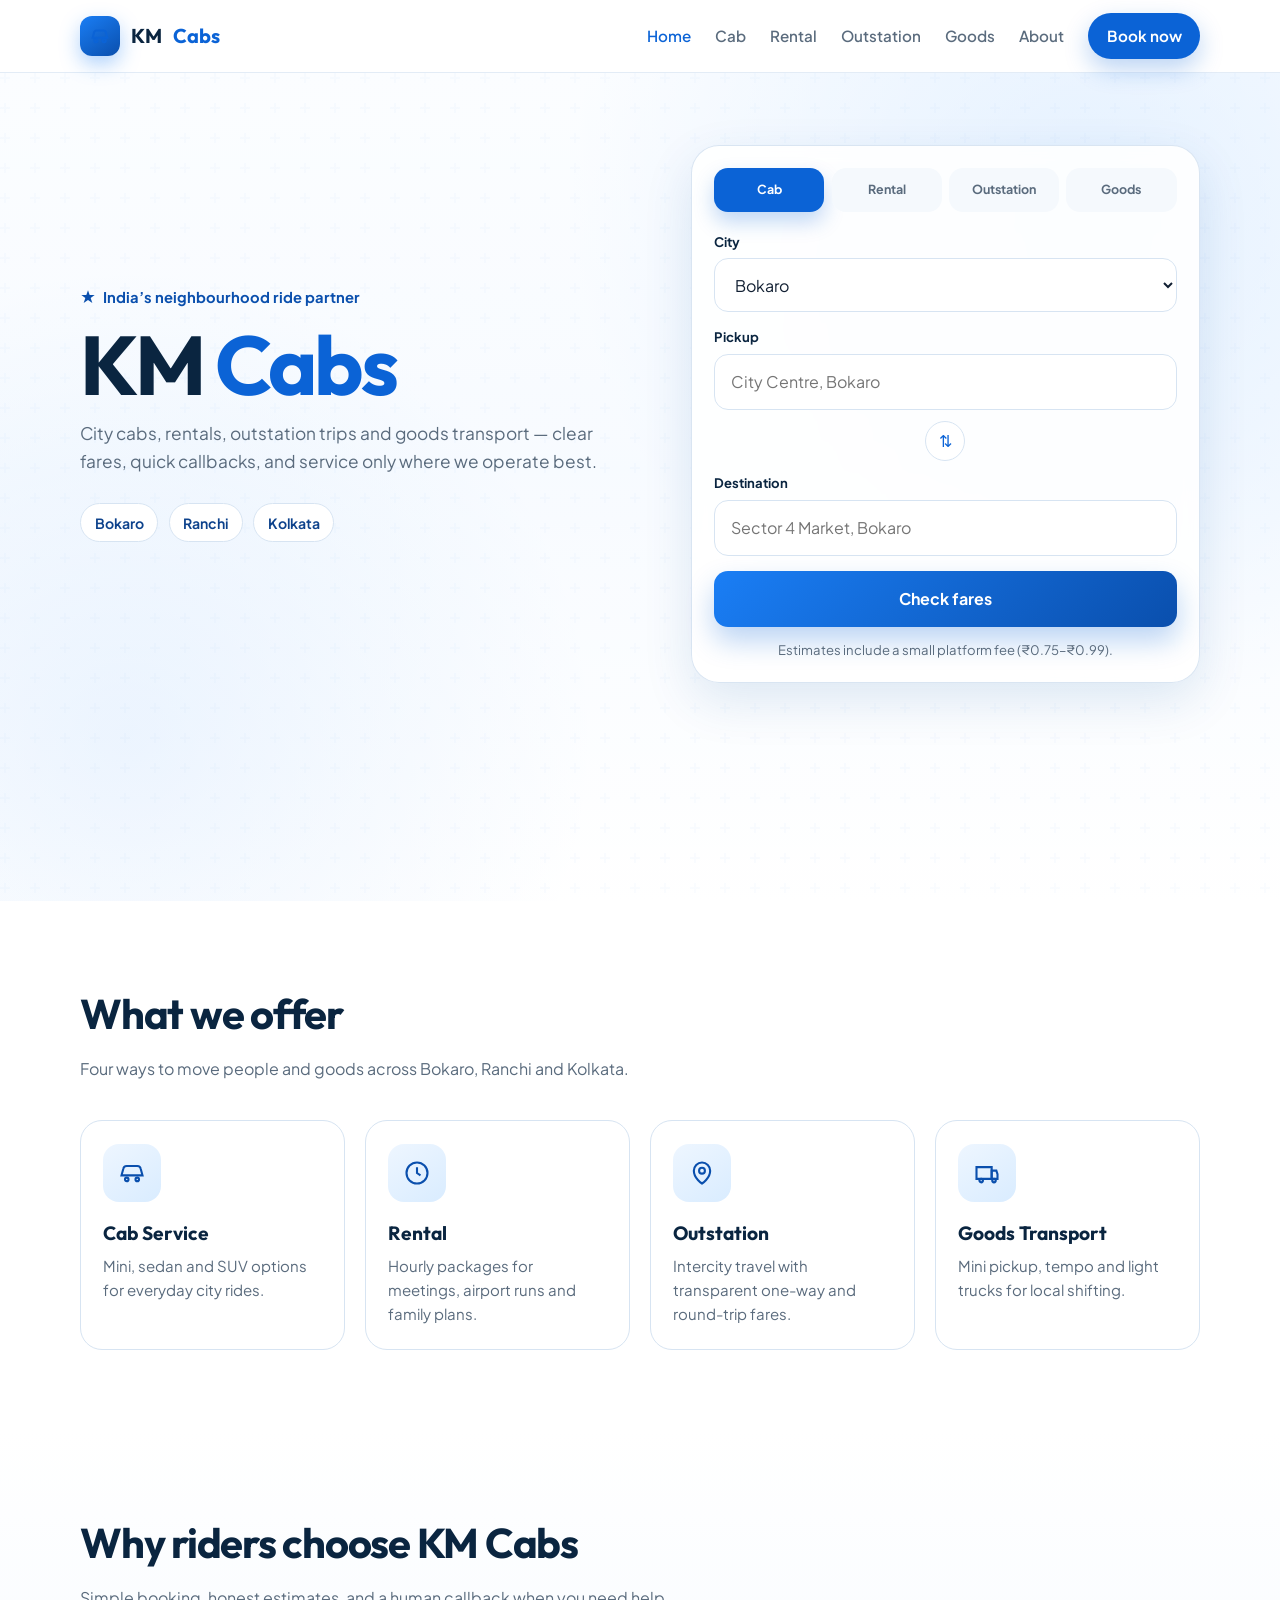
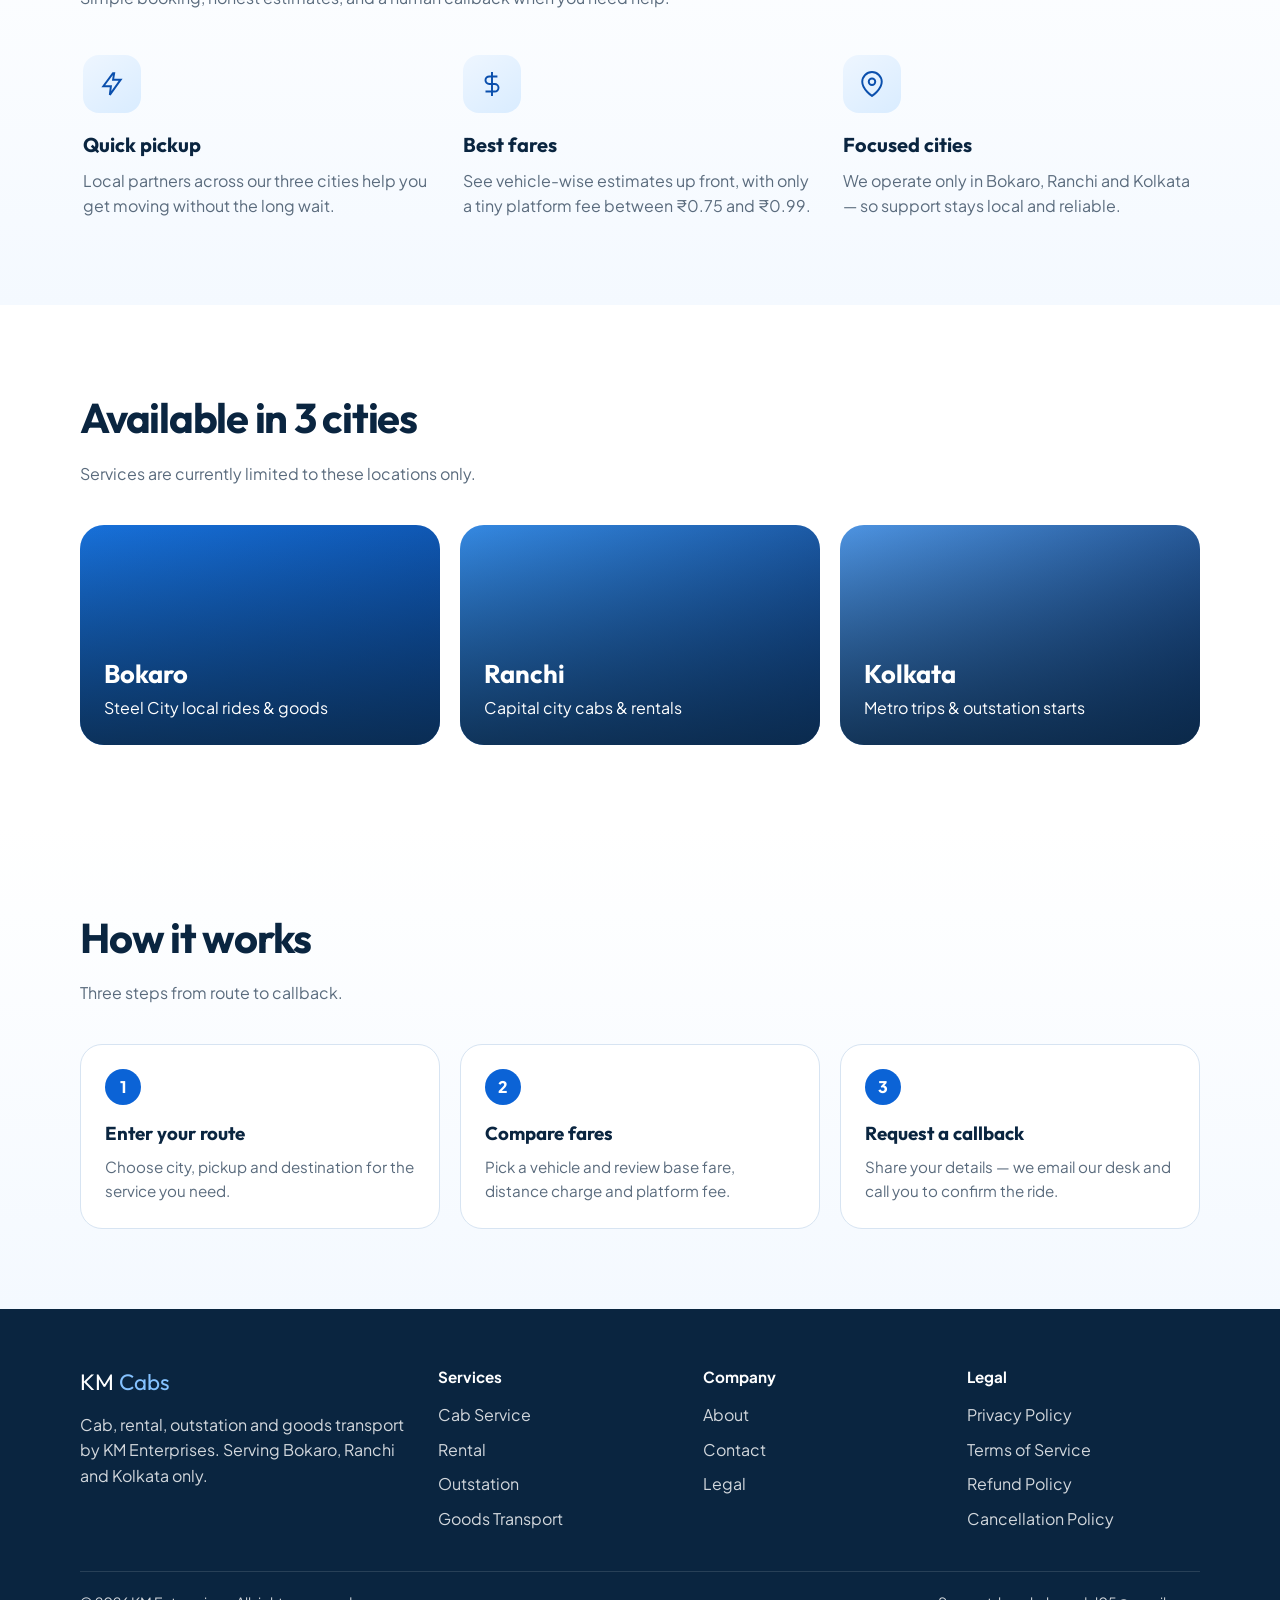
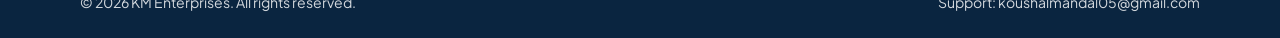
<file: index.html>
<!DOCTYPE html>
<html lang="en">
<head>
  <meta charset="UTF-8" />
  <meta name="viewport" content="width=device-width, initial-scale=1" />
  <title>KM Cabs — Cab, Rental, Outstation & Goods | Bokaro, Ranchi, Kolkata</title>
  <meta name="description" content="KM Cabs by KM Enterprises — affordable cab, rental, outstation and goods transport in Bokaro, Ranchi and Kolkata." />
  <link rel="preconnect" href="https://fonts.googleapis.com" />
  <link rel="preconnect" href="https://fonts.gstatic.com" crossorigin />
  <link href="https://fonts.googleapis.com/css2?family=Outfit:wght@500;600;700;800&family=Plus+Jakarta+Sans:wght@400;500;600;700&display=swap" rel="stylesheet" />
  <link rel="stylesheet" href="css/styles.css" />
  <link rel="icon" href="assets/favicon.svg" type="image/svg+xml" />
</head>
<body>
  <header class="site-header">
    <div class="container nav">
      <a class="brand" href="index.html" aria-label="KM Cabs home">
        <span class="brand-mark" aria-hidden="true">
          <svg width="22" height="22" viewBox="0 0 24 24" fill="none" stroke="currentColor" stroke-width="2.2"><path d="M4 14h16l-1.4-5.2A3 3 0 0 0 15.7 6H8.3a3 3 0 0 0-2.9 2.8L4 14Z"/><circle cx="7.5" cy="17" r="1.8"/><circle cx="16.5" cy="17" r="1.8"/></svg>
        </span>
        KM <span>Cabs</span>
      </a>
      <button class="menu-toggle" type="button" aria-label="Open menu" aria-expanded="false">☰</button>
      <ul class="nav-links">
        <li><a class="active" href="index.html">Home</a></li>
        <li><a href="services/cab.html">Cab</a></li>
        <li><a href="services/rental.html">Rental</a></li>
        <li><a href="services/outstation.html">Outstation</a></li>
        <li><a href="services/goods.html">Goods</a></li>
        <li><a href="about.html">About</a></li>
        <li><a class="nav-cta" href="#book">Book now</a></li>
      </ul>
    </div>
  </header>

  <main>
    <section class="hero" id="book">
      <div class="container hero-grid">
        <div class="hero-copy">
          <p class="hero-kicker">
            <svg width="16" height="16" viewBox="0 0 24 24" fill="currentColor"><path d="M12 2 14.5 9H22l-6 4.5L18.5 21 12 16.5 5.5 21 8 13.5 2 9h7.5L12 2Z"/></svg>
            India’s neighbourhood ride partner
          </p>
          <h1 class="hero-brand">KM <em>Cabs</em></h1>
          <p class="hero-text">
            City cabs, rentals, outstation trips and goods transport — clear fares, quick callbacks, and service only where we operate best.
          </p>
          <div class="hero-cities" aria-label="Service cities">
            <span class="city-chip">Bokaro</span>
            <span class="city-chip">Ranchi</span>
            <span class="city-chip">Kolkata</span>
          </div>
        </div>

        <div class="booking-card">
          <div class="booking-tabs" role="tablist" aria-label="Service type">
            <button type="button" class="booking-tab active" data-service="cab">Cab</button>
            <button type="button" class="booking-tab" data-service="rental">Rental</button>
            <button type="button" class="booking-tab" data-service="outstation">Outstation</button>
            <button type="button" class="booking-tab" data-service="goods">Goods</button>
          </div>

          <form id="booking-form" novalidate>
            <input type="hidden" id="service-type" name="service" value="cab" />

            <div class="field">
              <label for="city">City</label>
              <select id="city" name="city" required>
                <option value="Bokaro">Bokaro</option>
                <option value="Ranchi">Ranchi</option>
                <option value="Kolkata">Kolkata</option>
              </select>
            </div>

            <div class="field">
              <label for="pickup">Pickup</label>
              <input id="pickup" name="pickup" type="text" autocomplete="street-address" required placeholder="City Centre, Bokaro" />
            </div>

            <div class="route-swap">
              <button type="button" class="icon-btn" id="swap-route" aria-label="Swap pickup and destination">⇅</button>
            </div>

            <div class="field">
              <label for="drop">Destination</label>
              <input id="drop" name="drop" type="text" autocomplete="street-address" required placeholder="Sector 4 Market, Bokaro" />
            </div>

            <button class="btn btn-primary btn-block" type="submit">Check fares</button>
            <p class="form-hint">Estimates include a small platform fee (₹0.75–₹0.99).</p>
            <p class="error-text" id="booking-error" role="alert"></p>
          </form>
        </div>
      </div>
    </section>

    <section class="section" id="services">
      <div class="container">
        <div class="section-head reveal">
          <h2>What we offer</h2>
          <p>Four ways to move people and goods across Bokaro, Ranchi and Kolkata.</p>
        </div>
        <div class="services-grid">
          <a class="service-tile reveal" href="services/cab.html">
            <div class="service-icon">
              <svg width="28" height="28" viewBox="0 0 24 24" fill="none" stroke="currentColor" stroke-width="1.8"><path d="M3 14h18l-1.5-5.5A3 3 0 0 0 16.6 6H7.4a3 3 0 0 0-2.9 2.5L3 14Z"/><circle cx="7.5" cy="17.5" r="1.5"/><circle cx="16.5" cy="17.5" r="1.5"/></svg>
            </div>
            <h3>Cab Service</h3>
            <p>Mini, sedan and SUV options for everyday city rides.</p>
          </a>
          <a class="service-tile reveal" href="services/rental.html">
            <div class="service-icon">
              <svg width="28" height="28" viewBox="0 0 24 24" fill="none" stroke="currentColor" stroke-width="1.8"><circle cx="12" cy="12" r="9"/><path d="M12 7v5l3 2"/></svg>
            </div>
            <h3>Rental</h3>
            <p>Hourly packages for meetings, airport runs and family plans.</p>
          </a>
          <a class="service-tile reveal" href="services/outstation.html">
            <div class="service-icon">
              <svg width="28" height="28" viewBox="0 0 24 24" fill="none" stroke="currentColor" stroke-width="1.8"><path d="M12 21s7-4.5 7-11a7 7 0 1 0-14 0c0 6.5 7 11 7 11Z"/><circle cx="12" cy="10" r="2.5"/></svg>
            </div>
            <h3>Outstation</h3>
            <p>Intercity travel with transparent one-way and round-trip fares.</p>
          </a>
          <a class="service-tile reveal" href="services/goods.html">
            <div class="service-icon">
              <svg width="28" height="28" viewBox="0 0 24 24" fill="none" stroke="currentColor" stroke-width="1.8"><path d="M3 7h13v10H3z"/><path d="M16 10h4l1 3v4h-5V10Z"/><circle cx="7" cy="18.5" r="1.5"/><circle cx="18" cy="18.5" r="1.5"/></svg>
            </div>
            <h3>Goods Transport</h3>
            <p>Mini pickup, tempo and light trucks for local shifting.</p>
          </a>
        </div>
      </div>
    </section>

    <section class="section section-alt">
      <div class="container">
        <div class="section-head reveal">
          <h2>Why riders choose KM Cabs</h2>
          <p>Simple booking, honest estimates, and a human callback when you need help.</p>
        </div>
        <div class="features-grid">
          <article class="feature reveal">
            <div class="service-icon">
              <svg width="26" height="26" viewBox="0 0 24 24" fill="none" stroke="currentColor" stroke-width="1.8"><path d="M13 2 4 14h7l-1 8 10-14h-7l1-6Z"/></svg>
            </div>
            <h3>Quick pickup</h3>
            <p>Local partners across our three cities help you get moving without the long wait.</p>
          </article>
          <article class="feature reveal">
            <div class="service-icon">
              <svg width="26" height="26" viewBox="0 0 24 24" fill="none" stroke="currentColor" stroke-width="1.8"><path d="M12 1v22M17 5H9.5a3.5 3.5 0 0 0 0 7h5a3.5 3.5 0 0 1 0 7H6"/></svg>
            </div>
            <h3>Best fares</h3>
            <p>See vehicle-wise estimates up front, with only a tiny platform fee between ₹0.75 and ₹0.99.</p>
          </article>
          <article class="feature reveal">
            <div class="service-icon">
              <svg width="26" height="26" viewBox="0 0 24 24" fill="none" stroke="currentColor" stroke-width="1.8"><path d="M21 10c0 7-9 13-9 13S3 17 3 10a9 9 0 1 1 18 0Z"/><circle cx="12" cy="10" r="3"/></svg>
            </div>
            <h3>Focused cities</h3>
            <p>We operate only in Bokaro, Ranchi and Kolkata — so support stays local and reliable.</p>
          </article>
        </div>
      </div>
    </section>

    <section class="section" id="cities">
      <div class="container">
        <div class="section-head reveal">
          <h2>Available in 3 cities</h2>
          <p>Services are currently limited to these locations only.</p>
        </div>
        <div class="cities-grid">
          <div class="city-panel city-bokaro reveal">
            <h3>Bokaro</h3>
            <p>Steel City local rides & goods</p>
          </div>
          <div class="city-panel city-ranchi reveal">
            <h3>Ranchi</h3>
            <p>Capital city cabs & rentals</p>
          </div>
          <div class="city-panel city-kolkata reveal">
            <h3>Kolkata</h3>
            <p>Metro trips & outstation starts</p>
          </div>
        </div>
      </div>
    </section>

    <section class="section section-alt">
      <div class="container">
        <div class="section-head reveal">
          <h2>How it works</h2>
          <p>Three steps from route to callback.</p>
        </div>
        <div class="how-steps">
          <article class="how-step reveal">
            <h3>Enter your route</h3>
            <p>Choose city, pickup and destination for the service you need.</p>
          </article>
          <article class="how-step reveal">
            <h3>Compare fares</h3>
            <p>Pick a vehicle and review base fare, distance charge and platform fee.</p>
          </article>
          <article class="how-step reveal">
            <h3>Request a callback</h3>
            <p>Share your details — we email our desk and call you to confirm the ride.</p>
          </article>
        </div>
      </div>
    </section>
  </main>

  <!-- Fare + callback sheet -->
  <div class="fare-overlay" id="fare-overlay" role="dialog" aria-modal="true" aria-labelledby="fare-title">
    <div class="fare-sheet">
      <div class="fare-header">
        <div>
          <h2 id="fare-title">Available fares</h2>
          <p class="fare-route" id="fare-route"></p>
        </div>
        <button type="button" class="close-btn" id="close-fare" aria-label="Close">×</button>
      </div>
      <div class="fare-body">
        <div class="fare-meta" id="fare-meta"></div>
        <div class="vehicle-list" id="vehicle-list"></div>
        <div class="fare-breakdown" id="fare-breakdown"></div>

        <div class="callback-panel">
          <h3>Request callback</h3>
          <p>We will email your request to our booking desk and call you back.</p>
          <form id="callback-form">
            <input type="hidden" name="_subject" value="KM Cabs callback request" />
            <input type="hidden" name="_template" value="table" />
            <input type="hidden" name="_captcha" value="false" />
            <input type="text" name="_honey" style="display:none" tabindex="-1" autocomplete="off" />
            <input type="hidden" name="city" value="" />
            <input type="hidden" name="service" value="" />
            <input type="hidden" name="pickup" value="" />
            <input type="hidden" name="drop" value="" />
            <input type="hidden" name="vehicle" value="" />
            <input type="hidden" name="fare" value="" />
            <input type="hidden" name="platform_fee" value="" />

            <div class="field">
              <label for="cb-name">Full name</label>
              <input id="cb-name" name="name" type="text" required placeholder="Your name" />
            </div>
            <div class="field">
              <label for="cb-phone">Mobile number</label>
              <input id="cb-phone" name="phone" type="tel" inputmode="numeric" required placeholder="10-digit mobile" />
            </div>
            <div class="field">
              <label for="cb-email">Email (optional)</label>
              <input id="cb-email" name="email" type="email" placeholder="you@example.com" />
            </div>
            <div class="field">
              <label for="cb-notes">Notes (optional)</label>
              <textarea id="cb-notes" name="notes" rows="3" placeholder="Preferred time, luggage, etc."></textarea>
            </div>
            <button class="btn btn-primary btn-block" type="submit">Request Callback</button>
            <p class="form-status" id="form-status" role="status"></p>
          </form>
        </div>
      </div>
    </div>
  </div>

  <footer class="site-footer">
    <div class="container">
      <div class="footer-grid">
        <div>
          <div class="footer-brand">KM <span>Cabs</span></div>
          <p>Cab, rental, outstation and goods transport by KM Enterprises. Serving Bokaro, Ranchi and Kolkata only.</p>
        </div>
        <div>
          <h4>Services</h4>
          <ul>
            <li><a href="services/cab.html">Cab Service</a></li>
            <li><a href="services/rental.html">Rental</a></li>
            <li><a href="services/outstation.html">Outstation</a></li>
            <li><a href="services/goods.html">Goods Transport</a></li>
          </ul>
        </div>
        <div>
          <h4>Company</h4>
          <ul>
            <li><a href="about.html">About</a></li>
            <li><a href="contact.html">Contact</a></li>
            <li><a href="legal/index.html">Legal</a></li>
          </ul>
        </div>
        <div>
          <h4>Legal</h4>
          <ul>
            <li><a href="legal/privacy-policy.html">Privacy Policy</a></li>
            <li><a href="legal/terms-of-service.html">Terms of Service</a></li>
            <li><a href="legal/refund-policy.html">Refund Policy</a></li>
            <li><a href="legal/cancellation-policy.html">Cancellation Policy</a></li>
          </ul>
        </div>
      </div>
      <div class="footer-bottom">
        <span>© <span data-year></span> KM Enterprises. All rights reserved.</span>
        <span>Support: koushalmandal05@gmail.com</span>
      </div>
    </div>
  </footer>

  <script src="js/app.js"></script>
  <script src="js/fare.js"></script>
</body>
</html>
</file>
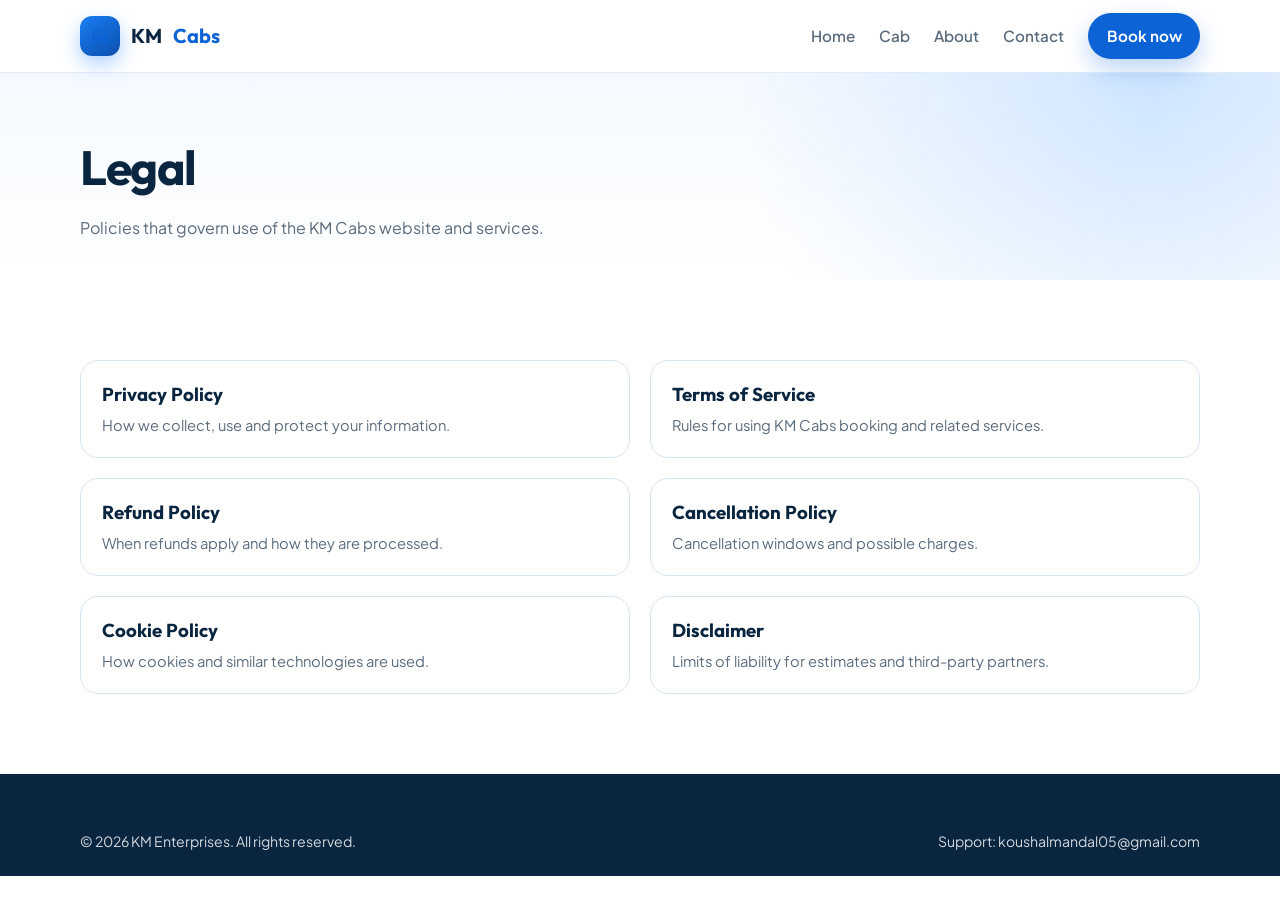
<file: legal/index.html>
<!DOCTYPE html>
<html lang="en">
<head>
  <meta charset="UTF-8" />
  <meta name="viewport" content="width=device-width, initial-scale=1" />
  <title>Legal — KM Cabs</title>
  <meta name="description" content="Legal policies for KM Cabs by KM Enterprises." />
  <link rel="preconnect" href="https://fonts.googleapis.com" />
  <link rel="preconnect" href="https://fonts.gstatic.com" crossorigin />
  <link href="https://fonts.googleapis.com/css2?family=Outfit:wght@500;600;700;800&family=Plus+Jakarta+Sans:wght@400;500;600;700&display=swap" rel="stylesheet" />
  <link rel="stylesheet" href="../css/styles.css" />
  <link rel="icon" href="../assets/favicon.svg" type="image/svg+xml" />
</head>
<body>
  <header class="site-header">
    <div class="container nav">
      <a class="brand" href="../index.html">
        <span class="brand-mark" aria-hidden="true">
          <svg width="22" height="22" viewBox="0 0 24 24" fill="none" stroke="currentColor" stroke-width="2.2"><path d="M4 14h16l-1.4-5.2A3 3 0 0 0 15.7 6H8.3a3 3 0 0 0-2.9 2.8L4 14Z"/><circle cx="7.5" cy="17" r="1.8"/><circle cx="16.5" cy="17" r="1.8"/></svg>
        </span>
        KM <span>Cabs</span>
      </a>
      <button class="menu-toggle" type="button" aria-label="Open menu" aria-expanded="false">☰</button>
      <ul class="nav-links">
        <li><a href="../index.html">Home</a></li>
        <li><a href="../services/cab.html">Cab</a></li>
        <li><a href="../about.html">About</a></li>
        <li><a href="../contact.html">Contact</a></li>
        <li><a class="nav-cta" href="../index.html#book">Book now</a></li>
      </ul>
    </div>
  </header>

  <main>
    <section class="page-hero">
      <div class="container">
        <h1>Legal</h1>
        <p>Policies that govern use of the KM Cabs website and services.</p>
      </div>
    </section>
    <section class="section">
      <div class="container legal-grid">
        <a class="legal-link" href="privacy-policy.html">
          <h3>Privacy Policy</h3>
          <p>How we collect, use and protect your information.</p>
        </a>
        <a class="legal-link" href="terms-of-service.html">
          <h3>Terms of Service</h3>
          <p>Rules for using KM Cabs booking and related services.</p>
        </a>
        <a class="legal-link" href="refund-policy.html">
          <h3>Refund Policy</h3>
          <p>When refunds apply and how they are processed.</p>
        </a>
        <a class="legal-link" href="cancellation-policy.html">
          <h3>Cancellation Policy</h3>
          <p>Cancellation windows and possible charges.</p>
        </a>
        <a class="legal-link" href="cookie-policy.html">
          <h3>Cookie Policy</h3>
          <p>How cookies and similar technologies are used.</p>
        </a>
        <a class="legal-link" href="disclaimer.html">
          <h3>Disclaimer</h3>
          <p>Limits of liability for estimates and third-party partners.</p>
        </a>
      </div>
    </section>
  </main>

  <footer class="site-footer">
    <div class="container">
      <div class="footer-bottom" style="border:0;padding-top:0">
        <span>© <span data-year></span> KM Enterprises. All rights reserved.</span>
        <span>Support: koushalmandal05@gmail.com</span>
      </div>
    </div>
  </footer>
  <script src="../js/app.js"></script>
</body>
</html>
</file>
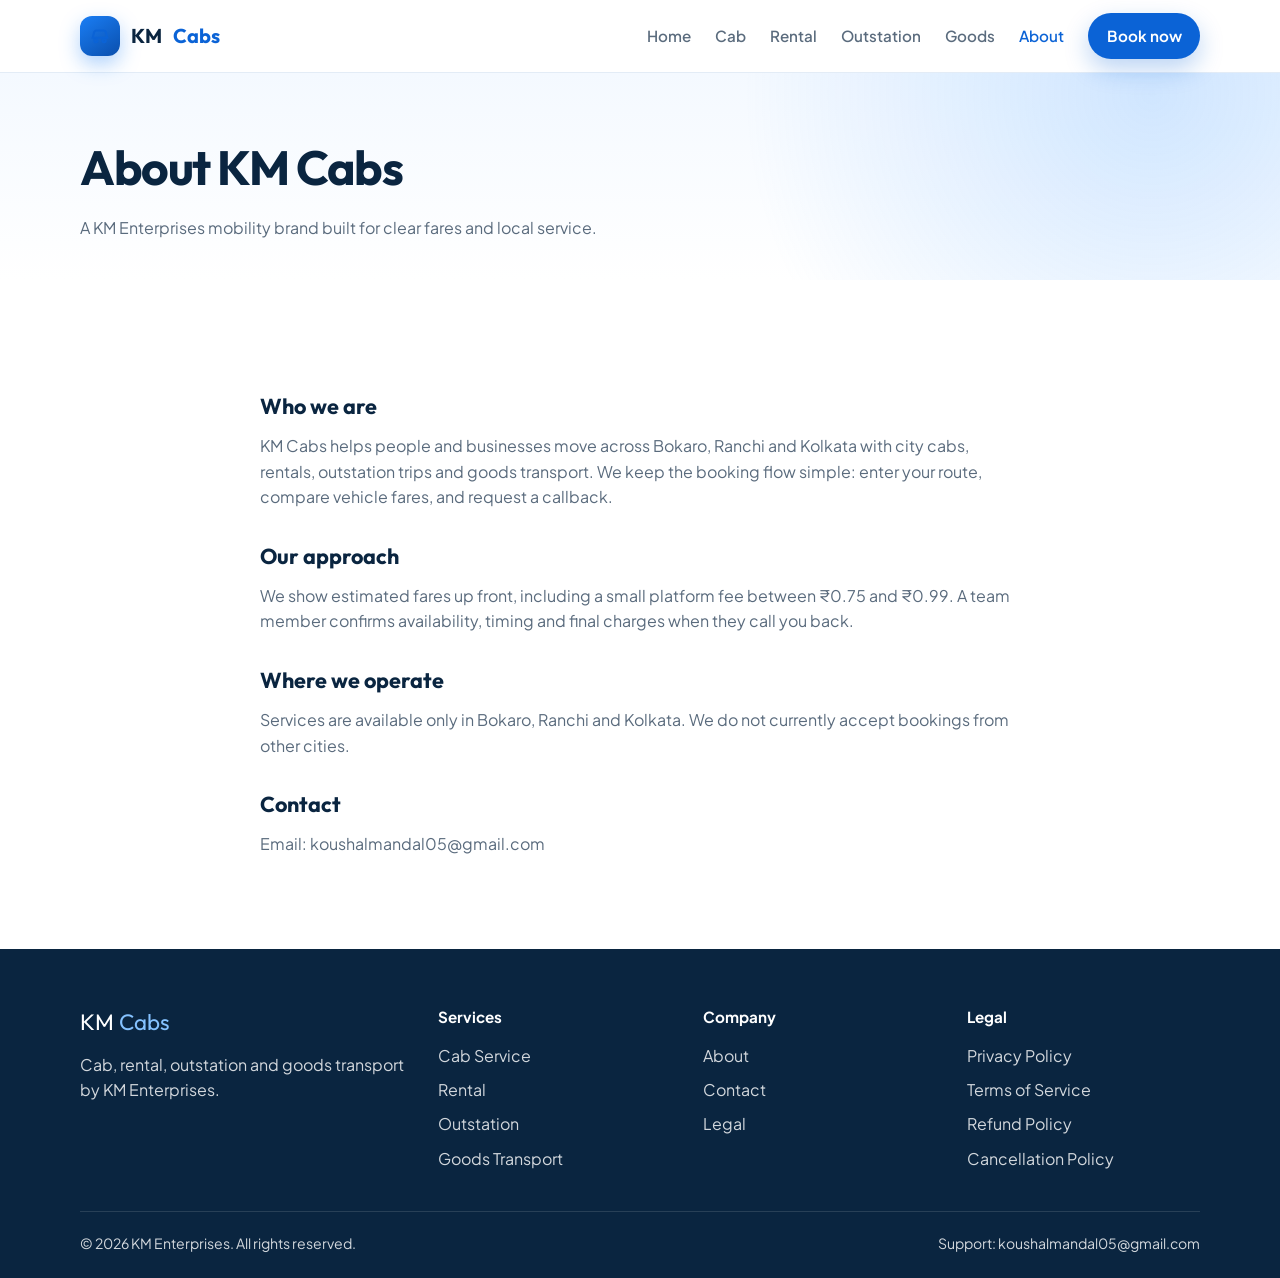
<file: about.html>
<!DOCTYPE html>
<html lang="en">
<head>
  <meta charset="UTF-8" />
  <meta name="viewport" content="width=device-width, initial-scale=1" />
  <title>About — KM Cabs | KM Enterprises</title>
  <meta name="description" content="About KM Cabs by KM Enterprises — local cab, rental, outstation and goods transport in Bokaro, Ranchi and Kolkata." />
  <link rel="preconnect" href="https://fonts.googleapis.com" />
  <link rel="preconnect" href="https://fonts.gstatic.com" crossorigin />
  <link href="https://fonts.googleapis.com/css2?family=Outfit:wght@500;600;700;800&family=Plus+Jakarta+Sans:wght@400;500;600;700&display=swap" rel="stylesheet" />
  <link rel="stylesheet" href="css/styles.css" />
  <link rel="icon" href="assets/favicon.svg" type="image/svg+xml" />
</head>
<body>
  <header class="site-header">
    <div class="container nav">
      <a class="brand" href="index.html">
        <span class="brand-mark" aria-hidden="true">
          <svg width="22" height="22" viewBox="0 0 24 24" fill="none" stroke="currentColor" stroke-width="2.2"><path d="M4 14h16l-1.4-5.2A3 3 0 0 0 15.7 6H8.3a3 3 0 0 0-2.9 2.8L4 14Z"/><circle cx="7.5" cy="17" r="1.8"/><circle cx="16.5" cy="17" r="1.8"/></svg>
        </span>
        KM <span>Cabs</span>
      </a>
      <button class="menu-toggle" type="button" aria-label="Open menu" aria-expanded="false">☰</button>
      <ul class="nav-links">
        <li><a href="index.html">Home</a></li>
        <li><a href="services/cab.html">Cab</a></li>
        <li><a href="services/rental.html">Rental</a></li>
        <li><a href="services/outstation.html">Outstation</a></li>
        <li><a href="services/goods.html">Goods</a></li>
        <li><a class="active" href="about.html">About</a></li>
        <li><a class="nav-cta" href="index.html#book">Book now</a></li>
      </ul>
    </div>
  </header>

  <main>
    <section class="page-hero">
      <div class="container">
        <h1>About KM Cabs</h1>
        <p>A KM Enterprises mobility brand built for clear fares and local service.</p>
      </div>
    </section>
    <section class="section">
      <div class="container content-block">
        <h2>Who we are</h2>
        <p>KM Cabs helps people and businesses move across Bokaro, Ranchi and Kolkata with city cabs, rentals, outstation trips and goods transport. We keep the booking flow simple: enter your route, compare vehicle fares, and request a callback.</p>
        <h2>Our approach</h2>
        <p>We show estimated fares up front, including a small platform fee between ₹0.75 and ₹0.99. A team member confirms availability, timing and final charges when they call you back.</p>
        <h2>Where we operate</h2>
        <p>Services are available only in Bokaro, Ranchi and Kolkata. We do not currently accept bookings from other cities.</p>
        <h2>Contact</h2>
        <p>Email: <a href="mailto:koushalmandal05@gmail.com">koushalmandal05@gmail.com</a></p>
      </div>
    </section>
  </main>

  <footer class="site-footer">
    <div class="container">
      <div class="footer-grid">
        <div>
          <div class="footer-brand">KM <span>Cabs</span></div>
          <p>Cab, rental, outstation and goods transport by KM Enterprises.</p>
        </div>
        <div>
          <h4>Services</h4>
          <ul>
            <li><a href="services/cab.html">Cab Service</a></li>
            <li><a href="services/rental.html">Rental</a></li>
            <li><a href="services/outstation.html">Outstation</a></li>
            <li><a href="services/goods.html">Goods Transport</a></li>
          </ul>
        </div>
        <div>
          <h4>Company</h4>
          <ul>
            <li><a href="about.html">About</a></li>
            <li><a href="contact.html">Contact</a></li>
            <li><a href="legal/index.html">Legal</a></li>
          </ul>
        </div>
        <div>
          <h4>Legal</h4>
          <ul>
            <li><a href="legal/privacy-policy.html">Privacy Policy</a></li>
            <li><a href="legal/terms-of-service.html">Terms of Service</a></li>
            <li><a href="legal/refund-policy.html">Refund Policy</a></li>
            <li><a href="legal/cancellation-policy.html">Cancellation Policy</a></li>
          </ul>
        </div>
      </div>
      <div class="footer-bottom">
        <span>© <span data-year></span> KM Enterprises. All rights reserved.</span>
        <span>Support: koushalmandal05@gmail.com</span>
      </div>
    </div>
  </footer>
  <script src="js/app.js"></script>
</body>
</html>
</file>
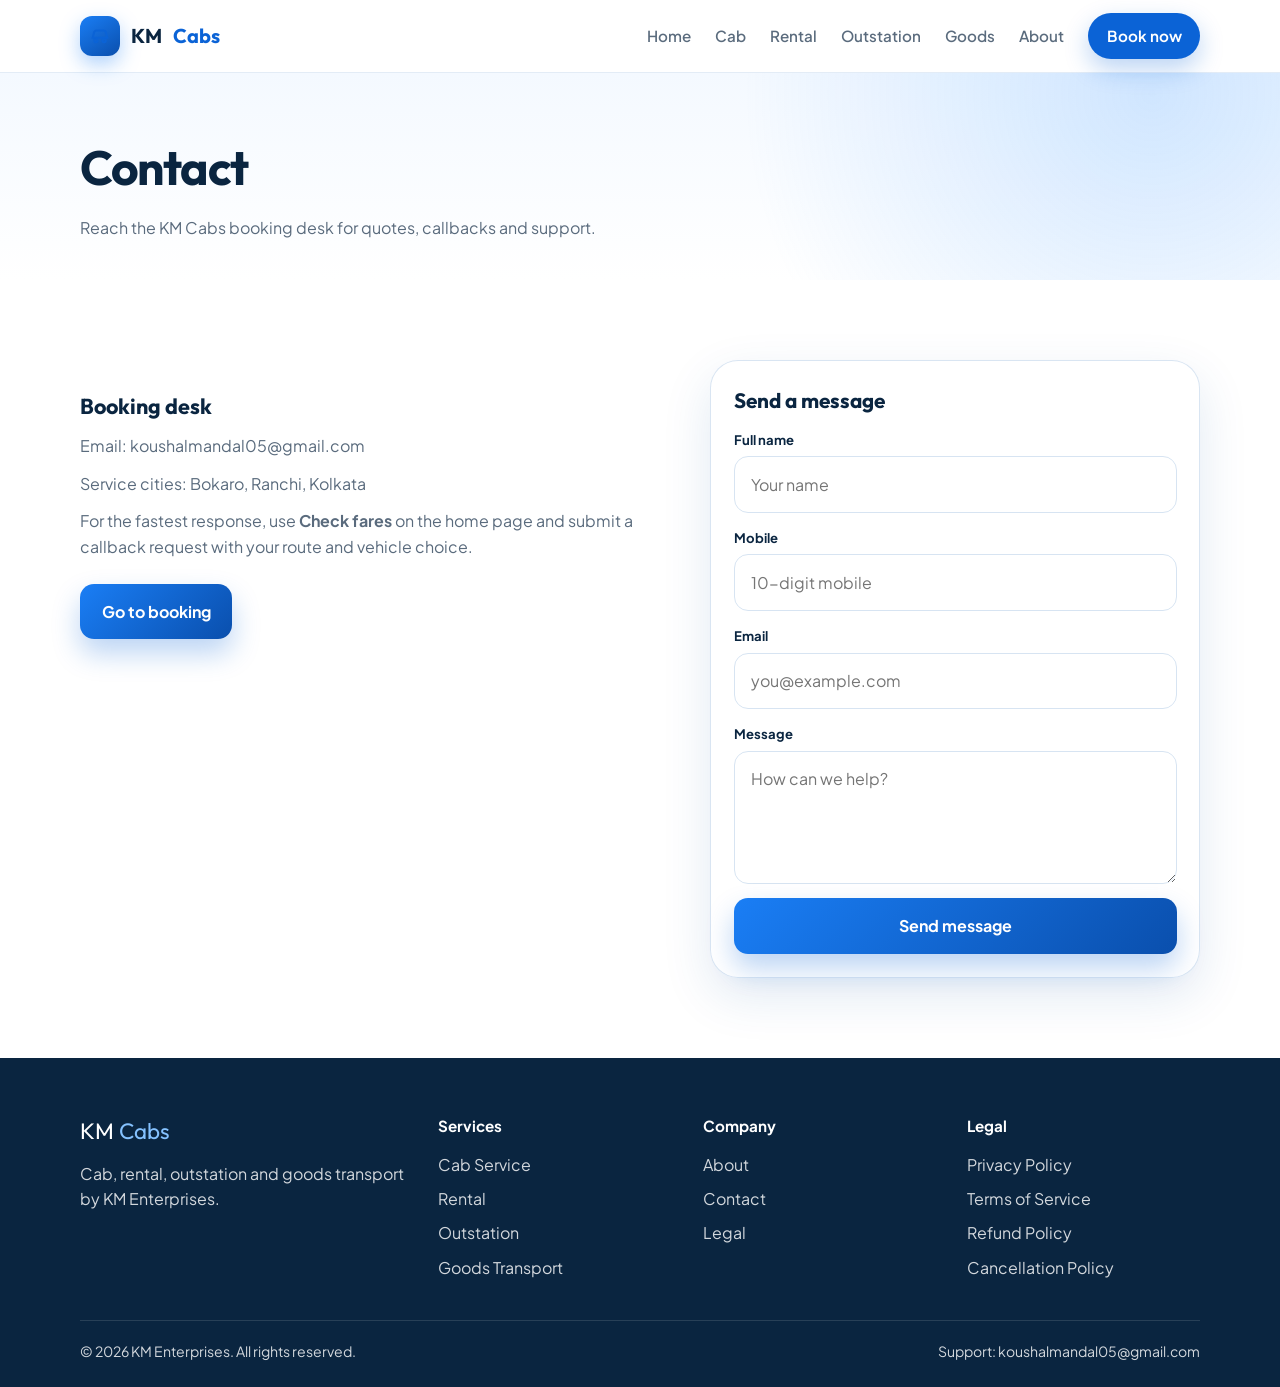
<file: contact.html>
<!DOCTYPE html>
<html lang="en">
<head>
  <meta charset="UTF-8" />
  <meta name="viewport" content="width=device-width, initial-scale=1" />
  <title>Contact — KM Cabs</title>
  <meta name="description" content="Contact KM Cabs for bookings and support in Bokaro, Ranchi and Kolkata." />
  <link rel="preconnect" href="https://fonts.googleapis.com" />
  <link rel="preconnect" href="https://fonts.gstatic.com" crossorigin />
  <link href="https://fonts.googleapis.com/css2?family=Outfit:wght@500;600;700;800&family=Plus+Jakarta+Sans:wght@400;500;600;700&display=swap" rel="stylesheet" />
  <link rel="stylesheet" href="css/styles.css" />
  <link rel="icon" href="assets/favicon.svg" type="image/svg+xml" />
</head>
<body>
  <header class="site-header">
    <div class="container nav">
      <a class="brand" href="index.html">
        <span class="brand-mark" aria-hidden="true">
          <svg width="22" height="22" viewBox="0 0 24 24" fill="none" stroke="currentColor" stroke-width="2.2"><path d="M4 14h16l-1.4-5.2A3 3 0 0 0 15.7 6H8.3a3 3 0 0 0-2.9 2.8L4 14Z"/><circle cx="7.5" cy="17" r="1.8"/><circle cx="16.5" cy="17" r="1.8"/></svg>
        </span>
        KM <span>Cabs</span>
      </a>
      <button class="menu-toggle" type="button" aria-label="Open menu" aria-expanded="false">☰</button>
      <ul class="nav-links">
        <li><a href="index.html">Home</a></li>
        <li><a href="services/cab.html">Cab</a></li>
        <li><a href="services/rental.html">Rental</a></li>
        <li><a href="services/outstation.html">Outstation</a></li>
        <li><a href="services/goods.html">Goods</a></li>
        <li><a href="about.html">About</a></li>
        <li><a class="nav-cta" href="index.html#book">Book now</a></li>
      </ul>
    </div>
  </header>

  <main>
    <section class="page-hero">
      <div class="container">
        <h1>Contact</h1>
        <p>Reach the KM Cabs booking desk for quotes, callbacks and support.</p>
      </div>
    </section>
    <section class="section">
      <div class="container contact-layout">
        <div class="content-block">
          <h2>Booking desk</h2>
          <p>Email: <a href="mailto:koushalmandal05@gmail.com">koushalmandal05@gmail.com</a></p>
          <p>Service cities: Bokaro, Ranchi, Kolkata</p>
          <p>For the fastest response, use <strong>Check fares</strong> on the home page and submit a callback request with your route and vehicle choice.</p>
          <p style="margin-top:1.5rem"><a class="btn btn-primary" href="index.html#book">Go to booking</a></p>
        </div>
        <div class="booking-card">
          <h2 style="font-family:var(--font-display);font-size:1.3rem;margin-bottom:0.75rem;color:var(--navy)">Send a message</h2>
          <form id="contact-form">
            <input type="hidden" name="_subject" value="KM Cabs website contact" />
            <input type="hidden" name="_template" value="table" />
            <input type="hidden" name="_captcha" value="false" />
            <input type="text" name="_honey" style="display:none" tabindex="-1" autocomplete="off" />
            <div class="field">
              <label for="c-name">Full name</label>
              <input id="c-name" name="name" required type="text" placeholder="Your name" />
            </div>
            <div class="field">
              <label for="c-phone">Mobile</label>
              <input id="c-phone" name="phone" required type="tel" placeholder="10-digit mobile" />
            </div>
            <div class="field">
              <label for="c-email">Email</label>
              <input id="c-email" name="email" type="email" placeholder="you@example.com" />
            </div>
            <div class="field">
              <label for="c-message">Message</label>
              <textarea id="c-message" name="message" required rows="4" placeholder="How can we help?"></textarea>
            </div>
            <button class="btn btn-primary btn-block" type="submit">Send message</button>
            <p class="form-status" id="contact-status" role="status"></p>
          </form>
        </div>
      </div>
    </section>
  </main>

  <footer class="site-footer">
    <div class="container">
      <div class="footer-grid">
        <div>
          <div class="footer-brand">KM <span>Cabs</span></div>
          <p>Cab, rental, outstation and goods transport by KM Enterprises.</p>
        </div>
        <div>
          <h4>Services</h4>
          <ul>
            <li><a href="services/cab.html">Cab Service</a></li>
            <li><a href="services/rental.html">Rental</a></li>
            <li><a href="services/outstation.html">Outstation</a></li>
            <li><a href="services/goods.html">Goods Transport</a></li>
          </ul>
        </div>
        <div>
          <h4>Company</h4>
          <ul>
            <li><a href="about.html">About</a></li>
            <li><a href="contact.html">Contact</a></li>
            <li><a href="legal/index.html">Legal</a></li>
          </ul>
        </div>
        <div>
          <h4>Legal</h4>
          <ul>
            <li><a href="legal/privacy-policy.html">Privacy Policy</a></li>
            <li><a href="legal/terms-of-service.html">Terms of Service</a></li>
            <li><a href="legal/refund-policy.html">Refund Policy</a></li>
            <li><a href="legal/cancellation-policy.html">Cancellation Policy</a></li>
          </ul>
        </div>
      </div>
      <div class="footer-bottom">
        <span>© <span data-year></span> KM Enterprises. All rights reserved.</span>
        <span>Support: koushalmandal05@gmail.com</span>
      </div>
    </div>
  </footer>
  <script src="js/app.js"></script>
  <script>
    (function () {
      const form = document.getElementById("contact-form");
      const status = document.getElementById("contact-status");
      if (!form) return;
      form.addEventListener("submit", async (e) => {
        e.preventDefault();
        status.classList.remove("show", "ok", "err");
        const btn = form.querySelector('[type="submit"]');
        btn.disabled = true;
        btn.textContent = "Sending…";
        try {
          const payload = Object.fromEntries(new FormData(form).entries());
          const res = await fetch("https://formsubmit.co/ajax/koushalmandal05@gmail.com", {
            method: "POST",
            headers: { "Content-Type": "application/json", Accept: "application/json" },
            body: JSON.stringify(payload),
          });
          if (!res.ok) throw new Error("fail");
          status.textContent = "Message sent. We will get back to you soon.";
          status.classList.add("show", "ok");
          form.reset();
        } catch (err) {
          status.textContent = "Could not send. Please email koushalmandal05@gmail.com.";
          status.classList.add("show", "err");
        } finally {
          btn.disabled = false;
          btn.textContent = "Send message";
        }
      });
    })();
  </script>
</body>
</html>
</file>
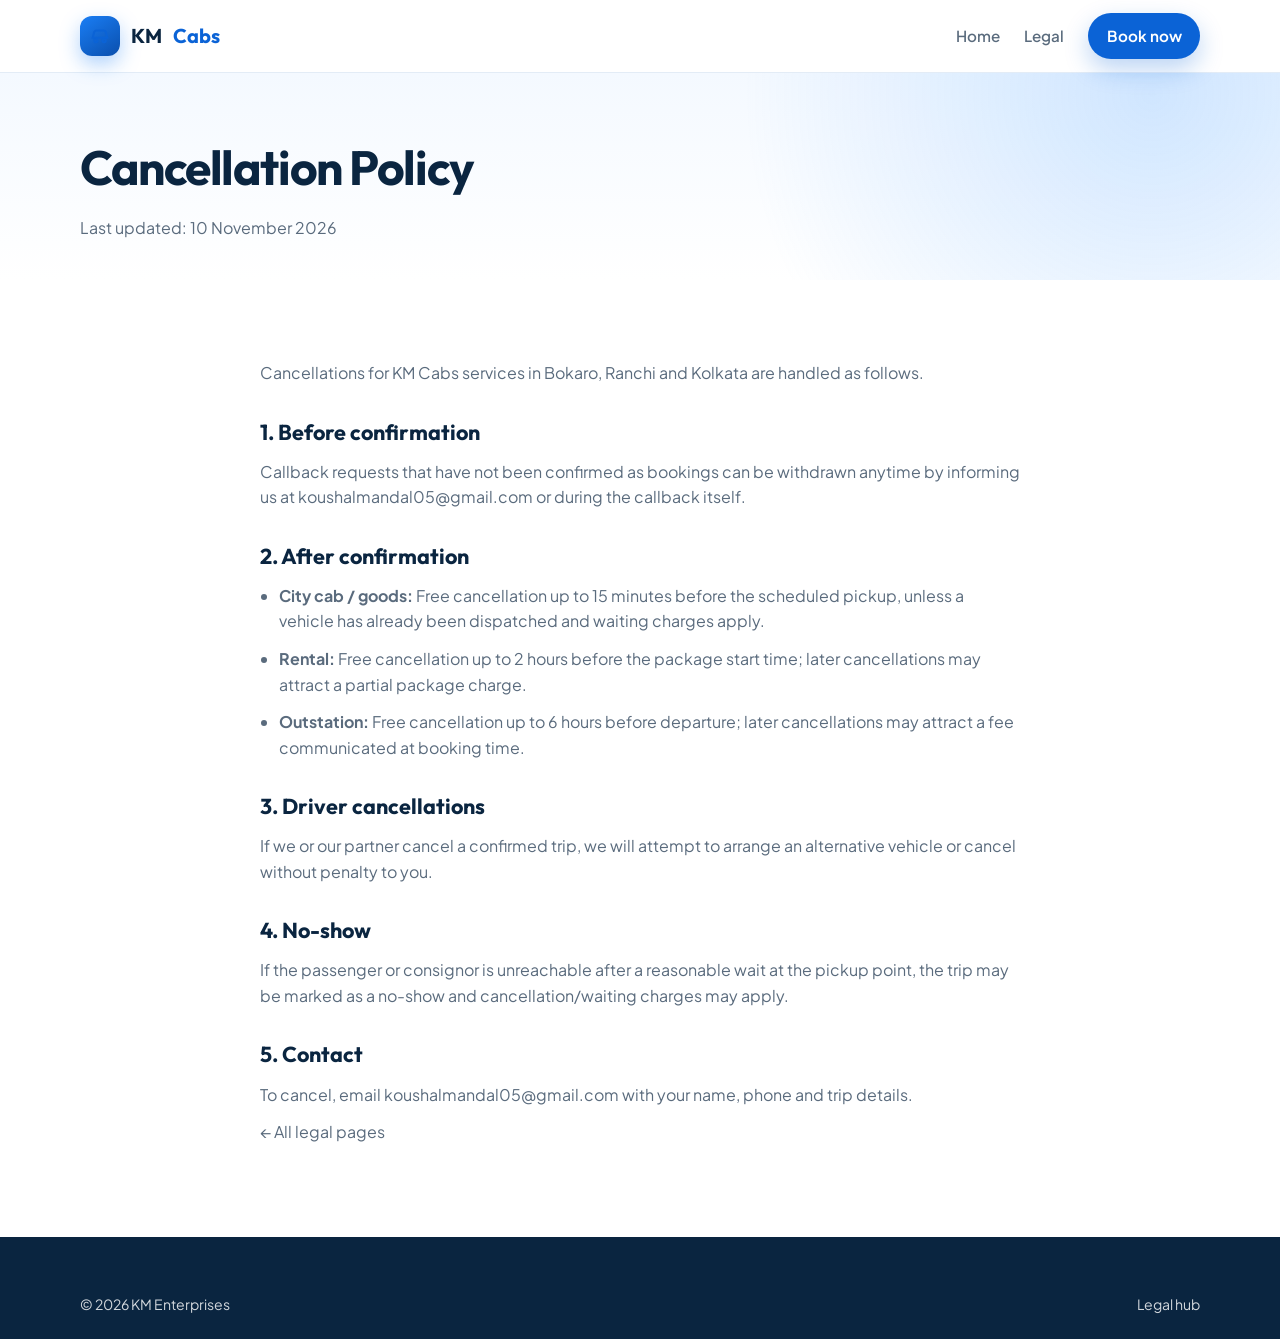
<file: legal/cancellation-policy.html>
<!DOCTYPE html>
<html lang="en">
<head>
  <meta charset="UTF-8" />
  <meta name="viewport" content="width=device-width, initial-scale=1" />
  <title>Cancellation Policy — KM Cabs</title>
  <meta name="description" content="Cancellation Policy for KM Cabs by KM Enterprises." />
  <link rel="preconnect" href="https://fonts.googleapis.com" />
  <link rel="preconnect" href="https://fonts.gstatic.com" crossorigin />
  <link href="https://fonts.googleapis.com/css2?family=Outfit:wght@500;600;700;800&family=Plus+Jakarta+Sans:wght@400;500;600;700&display=swap" rel="stylesheet" />
  <link rel="stylesheet" href="../css/styles.css" />
  <link rel="icon" href="../assets/favicon.svg" type="image/svg+xml" />
</head>
<body>
  <header class="site-header">
    <div class="container nav">
      <a class="brand" href="../index.html">
        <span class="brand-mark" aria-hidden="true">
          <svg width="22" height="22" viewBox="0 0 24 24" fill="none" stroke="currentColor" stroke-width="2.2"><path d="M4 14h16l-1.4-5.2A3 3 0 0 0 15.7 6H8.3a3 3 0 0 0-2.9 2.8L4 14Z"/><circle cx="7.5" cy="17" r="1.8"/><circle cx="16.5" cy="17" r="1.8"/></svg>
        </span>
        KM <span>Cabs</span>
      </a>
      <button class="menu-toggle" type="button" aria-label="Open menu" aria-expanded="false">☰</button>
      <ul class="nav-links">
        <li><a href="../index.html">Home</a></li>
        <li><a href="index.html">Legal</a></li>
        <li><a class="nav-cta" href="../index.html#book">Book now</a></li>
      </ul>
    </div>
  </header>

  <main>
    <section class="page-hero">
      <div class="container">
        <h1>Cancellation Policy</h1>
        <p>Last updated: 10 November 2026</p>
      </div>
    </section>
    <section class="section">
      <div class="container content-block">
        <p>Cancellations for KM Cabs services in Bokaro, Ranchi and Kolkata are handled as follows.</p>

        <h2>1. Before confirmation</h2>
        <p>Callback requests that have not been confirmed as bookings can be withdrawn anytime by informing us at <a href="mailto:koushalmandal05@gmail.com">koushalmandal05@gmail.com</a> or during the callback itself.</p>

        <h2>2. After confirmation</h2>
        <ul>
          <li><strong>City cab / goods:</strong> Free cancellation up to 15 minutes before the scheduled pickup, unless a vehicle has already been dispatched and waiting charges apply.</li>
          <li><strong>Rental:</strong> Free cancellation up to 2 hours before the package start time; later cancellations may attract a partial package charge.</li>
          <li><strong>Outstation:</strong> Free cancellation up to 6 hours before departure; later cancellations may attract a fee communicated at booking time.</li>
        </ul>

        <h2>3. Driver cancellations</h2>
        <p>If we or our partner cancel a confirmed trip, we will attempt to arrange an alternative vehicle or cancel without penalty to you.</p>

        <h2>4. No-show</h2>
        <p>If the passenger or consignor is unreachable after a reasonable wait at the pickup point, the trip may be marked as a no-show and cancellation/waiting charges may apply.</p>

        <h2>5. Contact</h2>
        <p>To cancel, email koushalmandal05@gmail.com with your name, phone and trip details.</p>
        <p><a href="index.html">← All legal pages</a></p>
      </div>
    </section>
  </main>

  <footer class="site-footer">
    <div class="container">
      <div class="footer-bottom" style="border:0;padding-top:0">
        <span>© <span data-year></span> KM Enterprises</span>
        <span><a href="index.html">Legal hub</a></span>
      </div>
    </div>
  </footer>
  <script src="../js/app.js"></script>
</body>
</html>
</file>
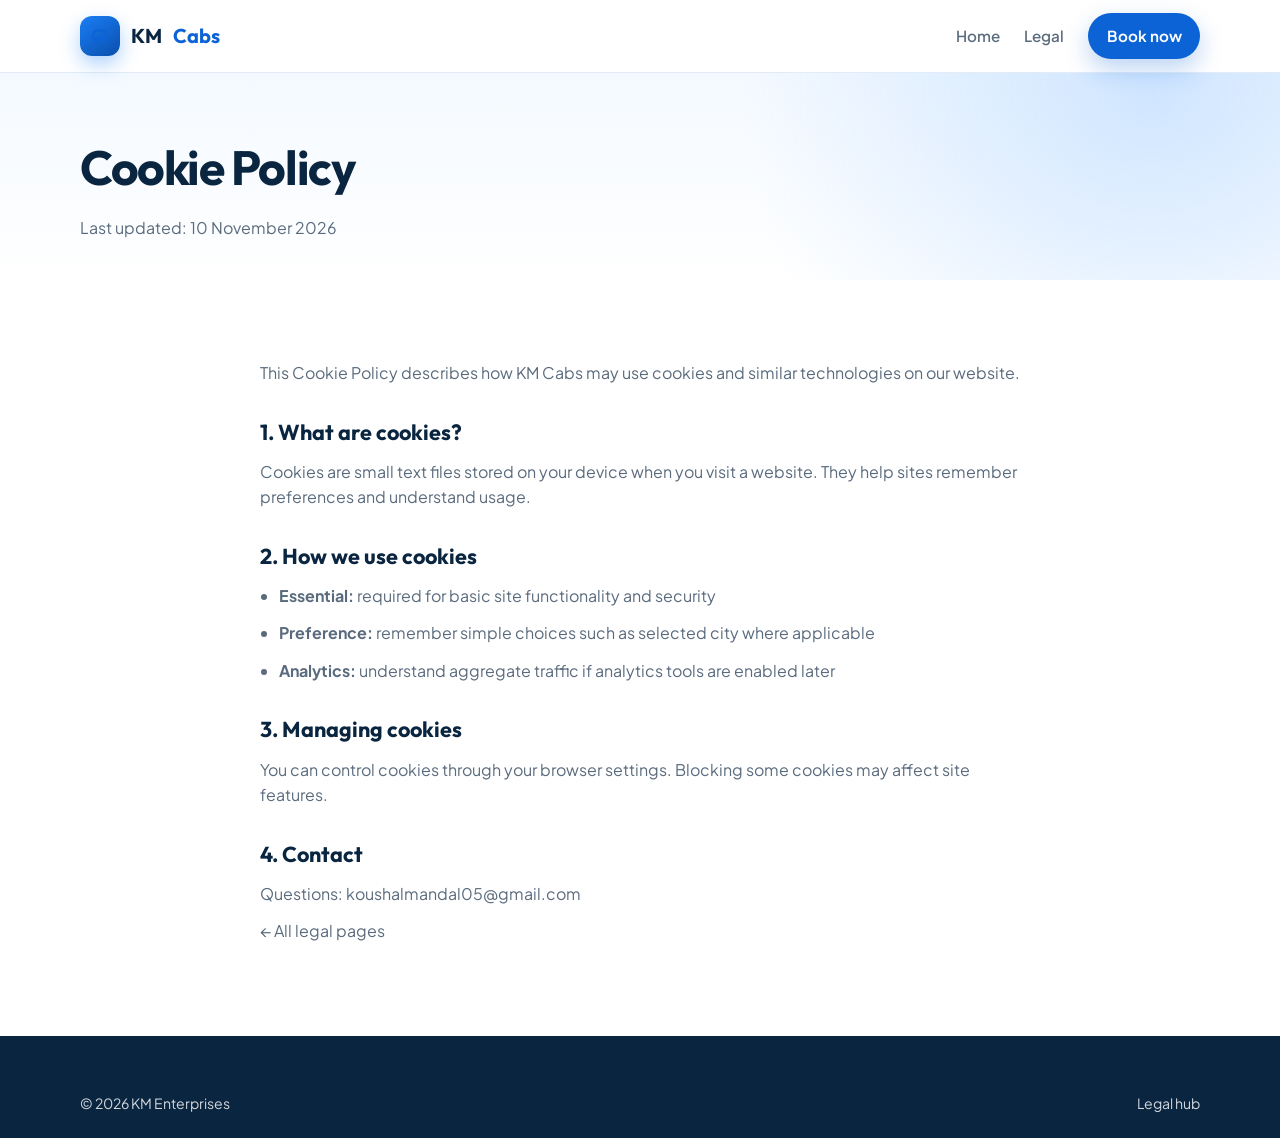
<file: legal/cookie-policy.html>
<!DOCTYPE html>
<html lang="en">
<head>
  <meta charset="UTF-8" />
  <meta name="viewport" content="width=device-width, initial-scale=1" />
  <title>Cookie Policy — KM Cabs</title>
  <meta name="description" content="Cookie Policy for KM Cabs by KM Enterprises." />
  <link rel="preconnect" href="https://fonts.googleapis.com" />
  <link rel="preconnect" href="https://fonts.gstatic.com" crossorigin />
  <link href="https://fonts.googleapis.com/css2?family=Outfit:wght@500;600;700;800&family=Plus+Jakarta+Sans:wght@400;500;600;700&display=swap" rel="stylesheet" />
  <link rel="stylesheet" href="../css/styles.css" />
  <link rel="icon" href="../assets/favicon.svg" type="image/svg+xml" />
</head>
<body>
  <header class="site-header">
    <div class="container nav">
      <a class="brand" href="../index.html">
        <span class="brand-mark" aria-hidden="true">
          <svg width="22" height="22" viewBox="0 0 24 24" fill="none" stroke="currentColor" stroke-width="2.2"><path d="M4 14h16l-1.4-5.2A3 3 0 0 0 15.7 6H8.3a3 3 0 0 0-2.9 2.8L4 14Z"/><circle cx="7.5" cy="17" r="1.8"/><circle cx="16.5" cy="17" r="1.8"/></svg>
        </span>
        KM <span>Cabs</span>
      </a>
      <button class="menu-toggle" type="button" aria-label="Open menu" aria-expanded="false">☰</button>
      <ul class="nav-links">
        <li><a href="../index.html">Home</a></li>
        <li><a href="index.html">Legal</a></li>
        <li><a class="nav-cta" href="../index.html#book">Book now</a></li>
      </ul>
    </div>
  </header>

  <main>
    <section class="page-hero">
      <div class="container">
        <h1>Cookie Policy</h1>
        <p>Last updated: 10 November 2026</p>
      </div>
    </section>
    <section class="section">
      <div class="container content-block">
        <p>This Cookie Policy describes how KM Cabs may use cookies and similar technologies on our website.</p>

        <h2>1. What are cookies?</h2>
        <p>Cookies are small text files stored on your device when you visit a website. They help sites remember preferences and understand usage.</p>

        <h2>2. How we use cookies</h2>
        <ul>
          <li><strong>Essential:</strong> required for basic site functionality and security</li>
          <li><strong>Preference:</strong> remember simple choices such as selected city where applicable</li>
          <li><strong>Analytics:</strong> understand aggregate traffic if analytics tools are enabled later</li>
        </ul>

        <h2>3. Managing cookies</h2>
        <p>You can control cookies through your browser settings. Blocking some cookies may affect site features.</p>

        <h2>4. Contact</h2>
        <p>Questions: <a href="mailto:koushalmandal05@gmail.com">koushalmandal05@gmail.com</a></p>
        <p><a href="index.html">← All legal pages</a></p>
      </div>
    </section>
  </main>

  <footer class="site-footer">
    <div class="container">
      <div class="footer-bottom" style="border:0;padding-top:0">
        <span>© <span data-year></span> KM Enterprises</span>
        <span><a href="index.html">Legal hub</a></span>
      </div>
    </div>
  </footer>
  <script src="../js/app.js"></script>
</body>
</html>
</file>
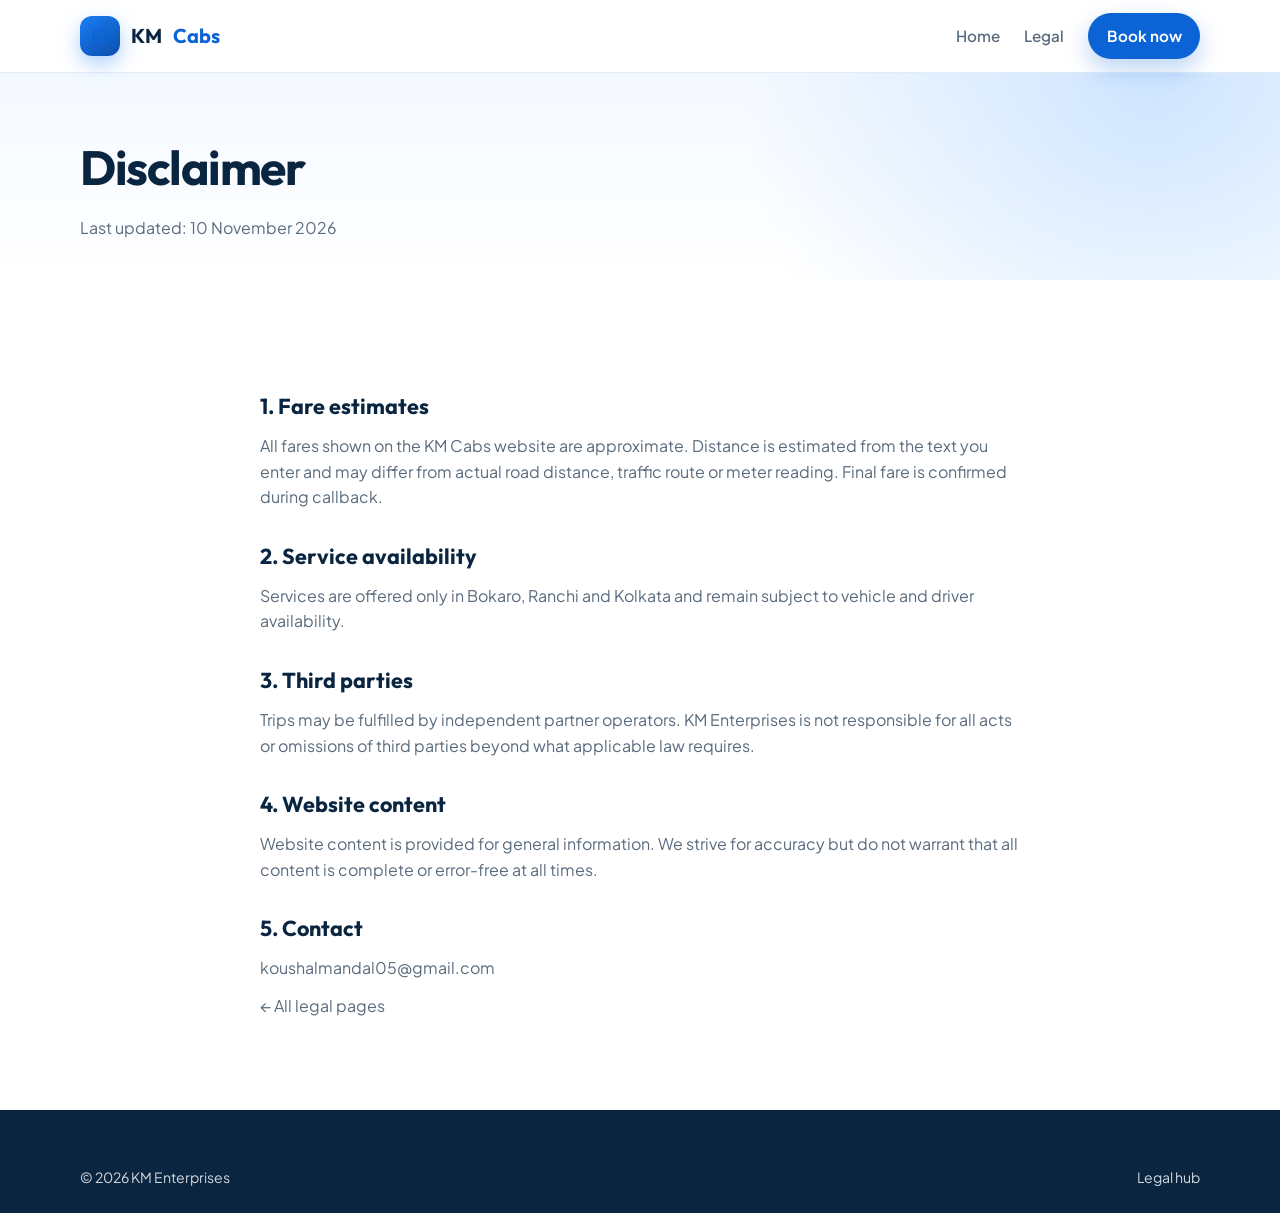
<file: legal/disclaimer.html>
<!DOCTYPE html>
<html lang="en">
<head>
  <meta charset="UTF-8" />
  <meta name="viewport" content="width=device-width, initial-scale=1" />
  <title>Disclaimer — KM Cabs</title>
  <meta name="description" content="Disclaimer for KM Cabs by KM Enterprises." />
  <link rel="preconnect" href="https://fonts.googleapis.com" />
  <link rel="preconnect" href="https://fonts.gstatic.com" crossorigin />
  <link href="https://fonts.googleapis.com/css2?family=Outfit:wght@500;600;700;800&family=Plus+Jakarta+Sans:wght@400;500;600;700&display=swap" rel="stylesheet" />
  <link rel="stylesheet" href="../css/styles.css" />
  <link rel="icon" href="../assets/favicon.svg" type="image/svg+xml" />
</head>
<body>
  <header class="site-header">
    <div class="container nav">
      <a class="brand" href="../index.html">
        <span class="brand-mark" aria-hidden="true">
          <svg width="22" height="22" viewBox="0 0 24 24" fill="none" stroke="currentColor" stroke-width="2.2"><path d="M4 14h16l-1.4-5.2A3 3 0 0 0 15.7 6H8.3a3 3 0 0 0-2.9 2.8L4 14Z"/><circle cx="7.5" cy="17" r="1.8"/><circle cx="16.5" cy="17" r="1.8"/></svg>
        </span>
        KM <span>Cabs</span>
      </a>
      <button class="menu-toggle" type="button" aria-label="Open menu" aria-expanded="false">☰</button>
      <ul class="nav-links">
        <li><a href="../index.html">Home</a></li>
        <li><a href="index.html">Legal</a></li>
        <li><a class="nav-cta" href="../index.html#book">Book now</a></li>
      </ul>
    </div>
  </header>

  <main>
    <section class="page-hero">
      <div class="container">
        <h1>Disclaimer</h1>
        <p>Last updated: 10 November 2026</p>
      </div>
    </section>
    <section class="section">
      <div class="container content-block">
        <h2>1. Fare estimates</h2>
        <p>All fares shown on the KM Cabs website are approximate. Distance is estimated from the text you enter and may differ from actual road distance, traffic route or meter reading. Final fare is confirmed during callback.</p>

        <h2>2. Service availability</h2>
        <p>Services are offered only in Bokaro, Ranchi and Kolkata and remain subject to vehicle and driver availability.</p>

        <h2>3. Third parties</h2>
        <p>Trips may be fulfilled by independent partner operators. KM Enterprises is not responsible for all acts or omissions of third parties beyond what applicable law requires.</p>

        <h2>4. Website content</h2>
        <p>Website content is provided for general information. We strive for accuracy but do not warrant that all content is complete or error-free at all times.</p>

        <h2>5. Contact</h2>
        <p><a href="mailto:koushalmandal05@gmail.com">koushalmandal05@gmail.com</a></p>
        <p><a href="index.html">← All legal pages</a></p>
      </div>
    </section>
  </main>

  <footer class="site-footer">
    <div class="container">
      <div class="footer-bottom" style="border:0;padding-top:0">
        <span>© <span data-year></span> KM Enterprises</span>
        <span><a href="index.html">Legal hub</a></span>
      </div>
    </div>
  </footer>
  <script src="../js/app.js"></script>
</body>
</html>
</file>
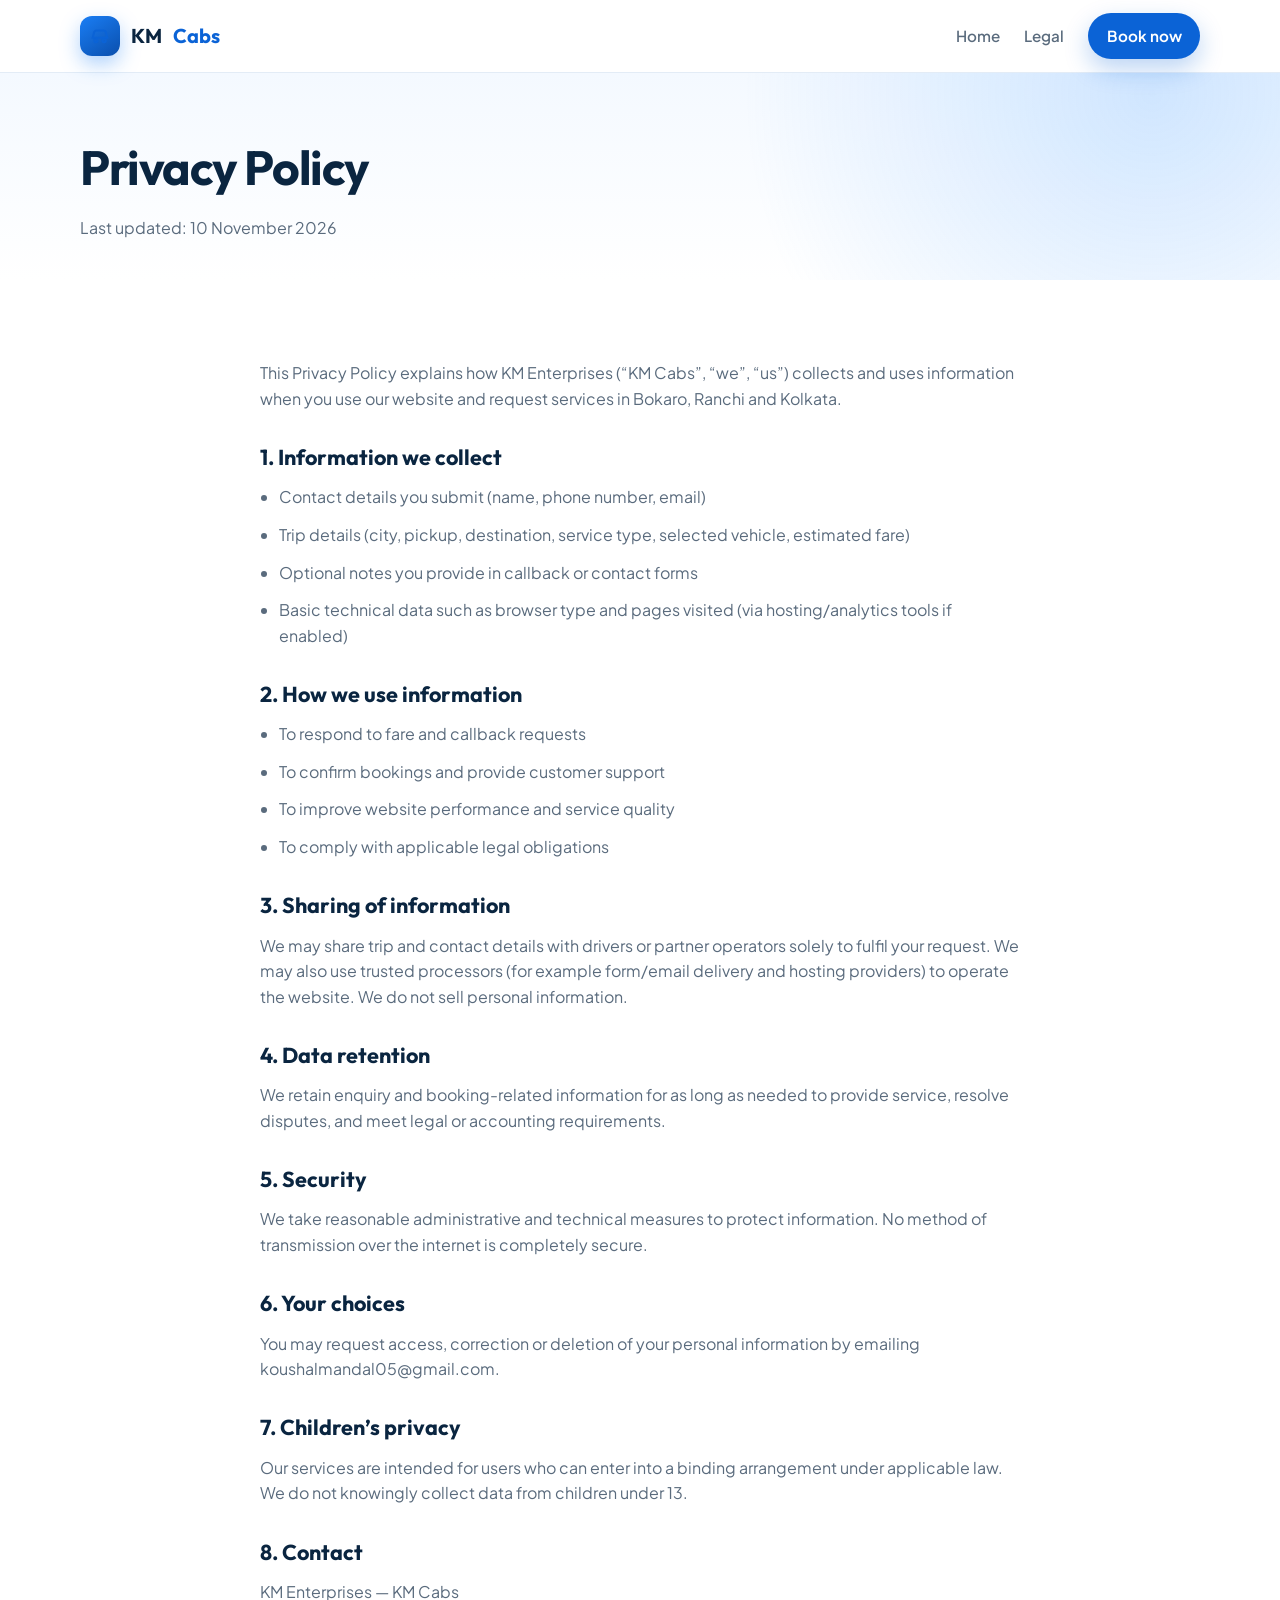
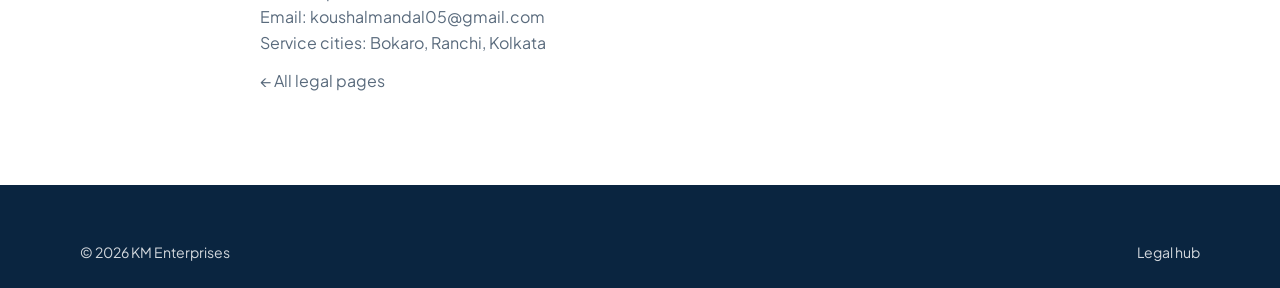
<file: legal/privacy-policy.html>
<!DOCTYPE html>
<html lang="en">
<head>
  <meta charset="UTF-8" />
  <meta name="viewport" content="width=device-width, initial-scale=1" />
  <title>Privacy Policy — KM Cabs</title>
  <meta name="description" content="Privacy Policy for KM Cabs by KM Enterprises." />
  <link rel="preconnect" href="https://fonts.googleapis.com" />
  <link rel="preconnect" href="https://fonts.gstatic.com" crossorigin />
  <link href="https://fonts.googleapis.com/css2?family=Outfit:wght@500;600;700;800&family=Plus+Jakarta+Sans:wght@400;500;600;700&display=swap" rel="stylesheet" />
  <link rel="stylesheet" href="../css/styles.css" />
  <link rel="icon" href="../assets/favicon.svg" type="image/svg+xml" />
</head>
<body>
  <header class="site-header">
    <div class="container nav">
      <a class="brand" href="../index.html">
        <span class="brand-mark" aria-hidden="true">
          <svg width="22" height="22" viewBox="0 0 24 24" fill="none" stroke="currentColor" stroke-width="2.2"><path d="M4 14h16l-1.4-5.2A3 3 0 0 0 15.7 6H8.3a3 3 0 0 0-2.9 2.8L4 14Z"/><circle cx="7.5" cy="17" r="1.8"/><circle cx="16.5" cy="17" r="1.8"/></svg>
        </span>
        KM <span>Cabs</span>
      </a>
      <button class="menu-toggle" type="button" aria-label="Open menu" aria-expanded="false">☰</button>
      <ul class="nav-links">
        <li><a href="../index.html">Home</a></li>
        <li><a href="index.html">Legal</a></li>
        <li><a class="nav-cta" href="../index.html#book">Book now</a></li>
      </ul>
    </div>
  </header>

  <main>
    <section class="page-hero">
      <div class="container">
        <h1>Privacy Policy</h1>
        <p>Last updated: 10 November 2026</p>
      </div>
    </section>
    <section class="section">
      <div class="container content-block">
        <p>This Privacy Policy explains how KM Enterprises (“KM Cabs”, “we”, “us”) collects and uses information when you use our website and request services in Bokaro, Ranchi and Kolkata.</p>

        <h2>1. Information we collect</h2>
        <ul>
          <li>Contact details you submit (name, phone number, email)</li>
          <li>Trip details (city, pickup, destination, service type, selected vehicle, estimated fare)</li>
          <li>Optional notes you provide in callback or contact forms</li>
          <li>Basic technical data such as browser type and pages visited (via hosting/analytics tools if enabled)</li>
        </ul>

        <h2>2. How we use information</h2>
        <ul>
          <li>To respond to fare and callback requests</li>
          <li>To confirm bookings and provide customer support</li>
          <li>To improve website performance and service quality</li>
          <li>To comply with applicable legal obligations</li>
        </ul>

        <h2>3. Sharing of information</h2>
        <p>We may share trip and contact details with drivers or partner operators solely to fulfil your request. We may also use trusted processors (for example form/email delivery and hosting providers) to operate the website. We do not sell personal information.</p>

        <h2>4. Data retention</h2>
        <p>We retain enquiry and booking-related information for as long as needed to provide service, resolve disputes, and meet legal or accounting requirements.</p>

        <h2>5. Security</h2>
        <p>We take reasonable administrative and technical measures to protect information. No method of transmission over the internet is completely secure.</p>

        <h2>6. Your choices</h2>
        <p>You may request access, correction or deletion of your personal information by emailing <a href="mailto:koushalmandal05@gmail.com">koushalmandal05@gmail.com</a>.</p>

        <h2>7. Children’s privacy</h2>
        <p>Our services are intended for users who can enter into a binding arrangement under applicable law. We do not knowingly collect data from children under 13.</p>

        <h2>8. Contact</h2>
        <p>KM Enterprises — KM Cabs<br />Email: koushalmandal05@gmail.com<br />Service cities: Bokaro, Ranchi, Kolkata</p>
        <p><a href="index.html">← All legal pages</a></p>
      </div>
    </section>
  </main>

  <footer class="site-footer">
    <div class="container">
      <div class="footer-bottom" style="border:0;padding-top:0">
        <span>© <span data-year></span> KM Enterprises</span>
        <span><a href="index.html">Legal hub</a></span>
      </div>
    </div>
  </footer>
  <script src="../js/app.js"></script>
</body>
</html>
</file>
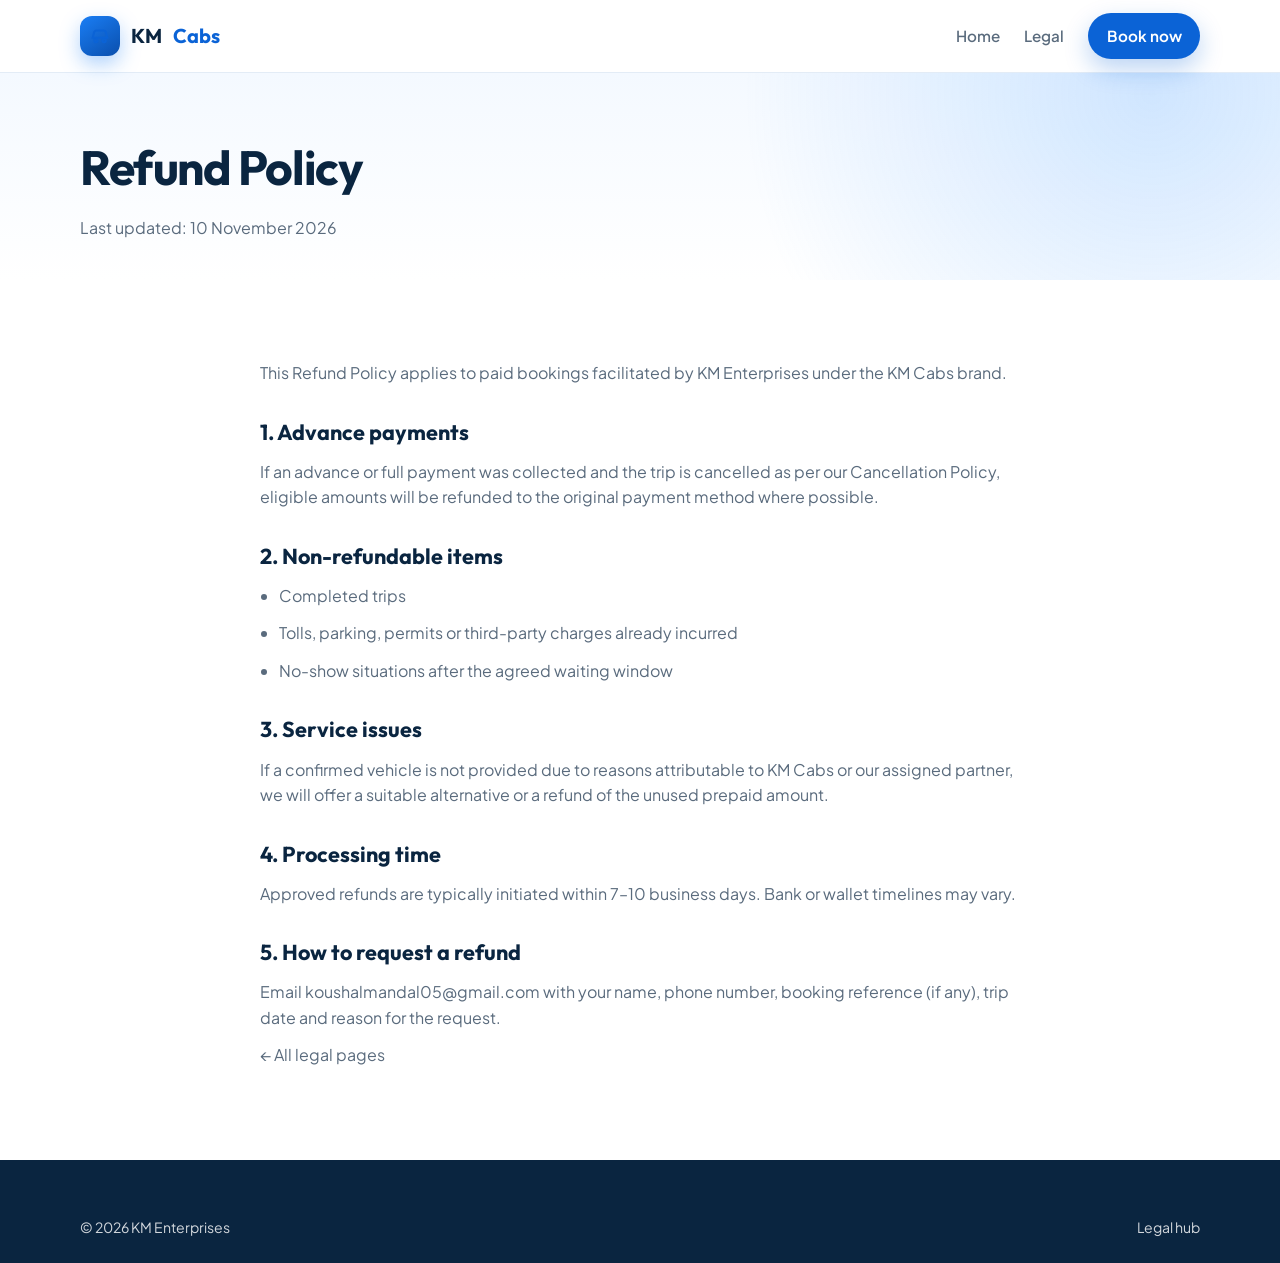
<file: legal/refund-policy.html>
<!DOCTYPE html>
<html lang="en">
<head>
  <meta charset="UTF-8" />
  <meta name="viewport" content="width=device-width, initial-scale=1" />
  <title>Refund Policy — KM Cabs</title>
  <meta name="description" content="Refund Policy for KM Cabs by KM Enterprises." />
  <link rel="preconnect" href="https://fonts.googleapis.com" />
  <link rel="preconnect" href="https://fonts.gstatic.com" crossorigin />
  <link href="https://fonts.googleapis.com/css2?family=Outfit:wght@500;600;700;800&family=Plus+Jakarta+Sans:wght@400;500;600;700&display=swap" rel="stylesheet" />
  <link rel="stylesheet" href="../css/styles.css" />
  <link rel="icon" href="../assets/favicon.svg" type="image/svg+xml" />
</head>
<body>
  <header class="site-header">
    <div class="container nav">
      <a class="brand" href="../index.html">
        <span class="brand-mark" aria-hidden="true">
          <svg width="22" height="22" viewBox="0 0 24 24" fill="none" stroke="currentColor" stroke-width="2.2"><path d="M4 14h16l-1.4-5.2A3 3 0 0 0 15.7 6H8.3a3 3 0 0 0-2.9 2.8L4 14Z"/><circle cx="7.5" cy="17" r="1.8"/><circle cx="16.5" cy="17" r="1.8"/></svg>
        </span>
        KM <span>Cabs</span>
      </a>
      <button class="menu-toggle" type="button" aria-label="Open menu" aria-expanded="false">☰</button>
      <ul class="nav-links">
        <li><a href="../index.html">Home</a></li>
        <li><a href="index.html">Legal</a></li>
        <li><a class="nav-cta" href="../index.html#book">Book now</a></li>
      </ul>
    </div>
  </header>

  <main>
    <section class="page-hero">
      <div class="container">
        <h1>Refund Policy</h1>
        <p>Last updated: 10 November 2026</p>
      </div>
    </section>
    <section class="section">
      <div class="container content-block">
        <p>This Refund Policy applies to paid bookings facilitated by KM Enterprises under the KM Cabs brand.</p>

        <h2>1. Advance payments</h2>
        <p>If an advance or full payment was collected and the trip is cancelled as per our Cancellation Policy, eligible amounts will be refunded to the original payment method where possible.</p>

        <h2>2. Non-refundable items</h2>
        <ul>
          <li>Completed trips</li>
          <li>Tolls, parking, permits or third-party charges already incurred</li>
          <li>No-show situations after the agreed waiting window</li>
        </ul>

        <h2>3. Service issues</h2>
        <p>If a confirmed vehicle is not provided due to reasons attributable to KM Cabs or our assigned partner, we will offer a suitable alternative or a refund of the unused prepaid amount.</p>

        <h2>4. Processing time</h2>
        <p>Approved refunds are typically initiated within 7–10 business days. Bank or wallet timelines may vary.</p>

        <h2>5. How to request a refund</h2>
        <p>Email <a href="mailto:koushalmandal05@gmail.com">koushalmandal05@gmail.com</a> with your name, phone number, booking reference (if any), trip date and reason for the request.</p>
        <p><a href="index.html">← All legal pages</a></p>
      </div>
    </section>
  </main>

  <footer class="site-footer">
    <div class="container">
      <div class="footer-bottom" style="border:0;padding-top:0">
        <span>© <span data-year></span> KM Enterprises</span>
        <span><a href="index.html">Legal hub</a></span>
      </div>
    </div>
  </footer>
  <script src="../js/app.js"></script>
</body>
</html>
</file>
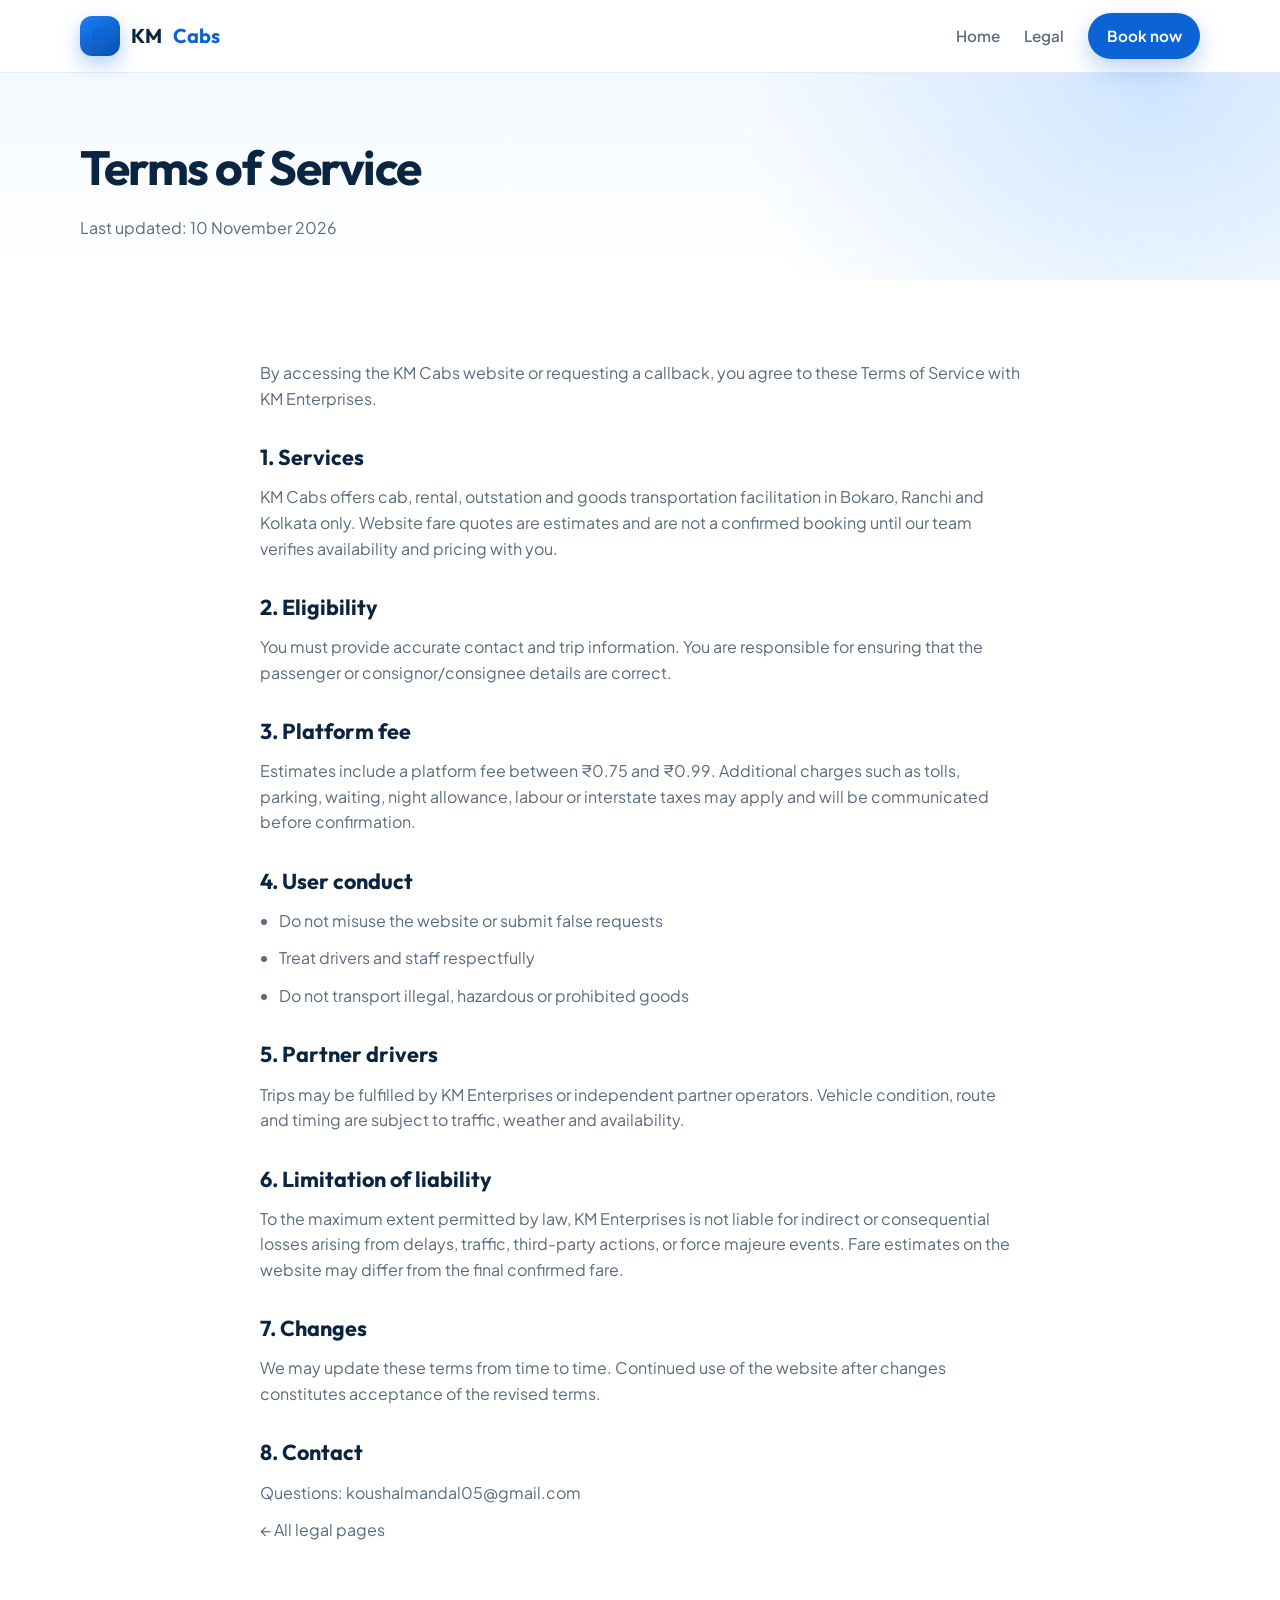
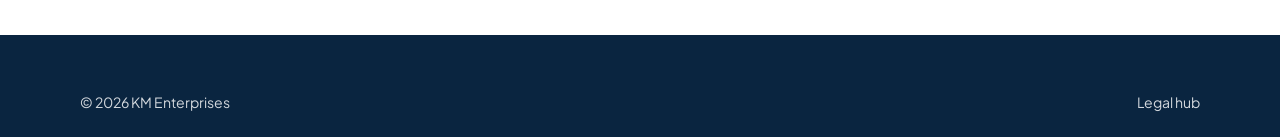
<file: legal/terms-of-service.html>
<!DOCTYPE html>
<html lang="en">
<head>
  <meta charset="UTF-8" />
  <meta name="viewport" content="width=device-width, initial-scale=1" />
  <title>Terms of Service — KM Cabs</title>
  <meta name="description" content="Terms of Service for KM Cabs by KM Enterprises." />
  <link rel="preconnect" href="https://fonts.googleapis.com" />
  <link rel="preconnect" href="https://fonts.gstatic.com" crossorigin />
  <link href="https://fonts.googleapis.com/css2?family=Outfit:wght@500;600;700;800&family=Plus+Jakarta+Sans:wght@400;500;600;700&display=swap" rel="stylesheet" />
  <link rel="stylesheet" href="../css/styles.css" />
  <link rel="icon" href="../assets/favicon.svg" type="image/svg+xml" />
</head>
<body>
  <header class="site-header">
    <div class="container nav">
      <a class="brand" href="../index.html">
        <span class="brand-mark" aria-hidden="true">
          <svg width="22" height="22" viewBox="0 0 24 24" fill="none" stroke="currentColor" stroke-width="2.2"><path d="M4 14h16l-1.4-5.2A3 3 0 0 0 15.7 6H8.3a3 3 0 0 0-2.9 2.8L4 14Z"/><circle cx="7.5" cy="17" r="1.8"/><circle cx="16.5" cy="17" r="1.8"/></svg>
        </span>
        KM <span>Cabs</span>
      </a>
      <button class="menu-toggle" type="button" aria-label="Open menu" aria-expanded="false">☰</button>
      <ul class="nav-links">
        <li><a href="../index.html">Home</a></li>
        <li><a href="index.html">Legal</a></li>
        <li><a class="nav-cta" href="../index.html#book">Book now</a></li>
      </ul>
    </div>
  </header>

  <main>
    <section class="page-hero">
      <div class="container">
        <h1>Terms of Service</h1>
        <p>Last updated: 10 November 2026</p>
      </div>
    </section>
    <section class="section">
      <div class="container content-block">
        <p>By accessing the KM Cabs website or requesting a callback, you agree to these Terms of Service with KM Enterprises.</p>

        <h2>1. Services</h2>
        <p>KM Cabs offers cab, rental, outstation and goods transportation facilitation in Bokaro, Ranchi and Kolkata only. Website fare quotes are estimates and are not a confirmed booking until our team verifies availability and pricing with you.</p>

        <h2>2. Eligibility</h2>
        <p>You must provide accurate contact and trip information. You are responsible for ensuring that the passenger or consignor/consignee details are correct.</p>

        <h2>3. Platform fee</h2>
        <p>Estimates include a platform fee between ₹0.75 and ₹0.99. Additional charges such as tolls, parking, waiting, night allowance, labour or interstate taxes may apply and will be communicated before confirmation.</p>

        <h2>4. User conduct</h2>
        <ul>
          <li>Do not misuse the website or submit false requests</li>
          <li>Treat drivers and staff respectfully</li>
          <li>Do not transport illegal, hazardous or prohibited goods</li>
        </ul>

        <h2>5. Partner drivers</h2>
        <p>Trips may be fulfilled by KM Enterprises or independent partner operators. Vehicle condition, route and timing are subject to traffic, weather and availability.</p>

        <h2>6. Limitation of liability</h2>
        <p>To the maximum extent permitted by law, KM Enterprises is not liable for indirect or consequential losses arising from delays, traffic, third-party actions, or force majeure events. Fare estimates on the website may differ from the final confirmed fare.</p>

        <h2>7. Changes</h2>
        <p>We may update these terms from time to time. Continued use of the website after changes constitutes acceptance of the revised terms.</p>

        <h2>8. Contact</h2>
        <p>Questions: <a href="mailto:koushalmandal05@gmail.com">koushalmandal05@gmail.com</a></p>
        <p><a href="index.html">← All legal pages</a></p>
      </div>
    </section>
  </main>

  <footer class="site-footer">
    <div class="container">
      <div class="footer-bottom" style="border:0;padding-top:0">
        <span>© <span data-year></span> KM Enterprises</span>
        <span><a href="index.html">Legal hub</a></span>
      </div>
    </div>
  </footer>
  <script src="../js/app.js"></script>
</body>
</html>
</file>
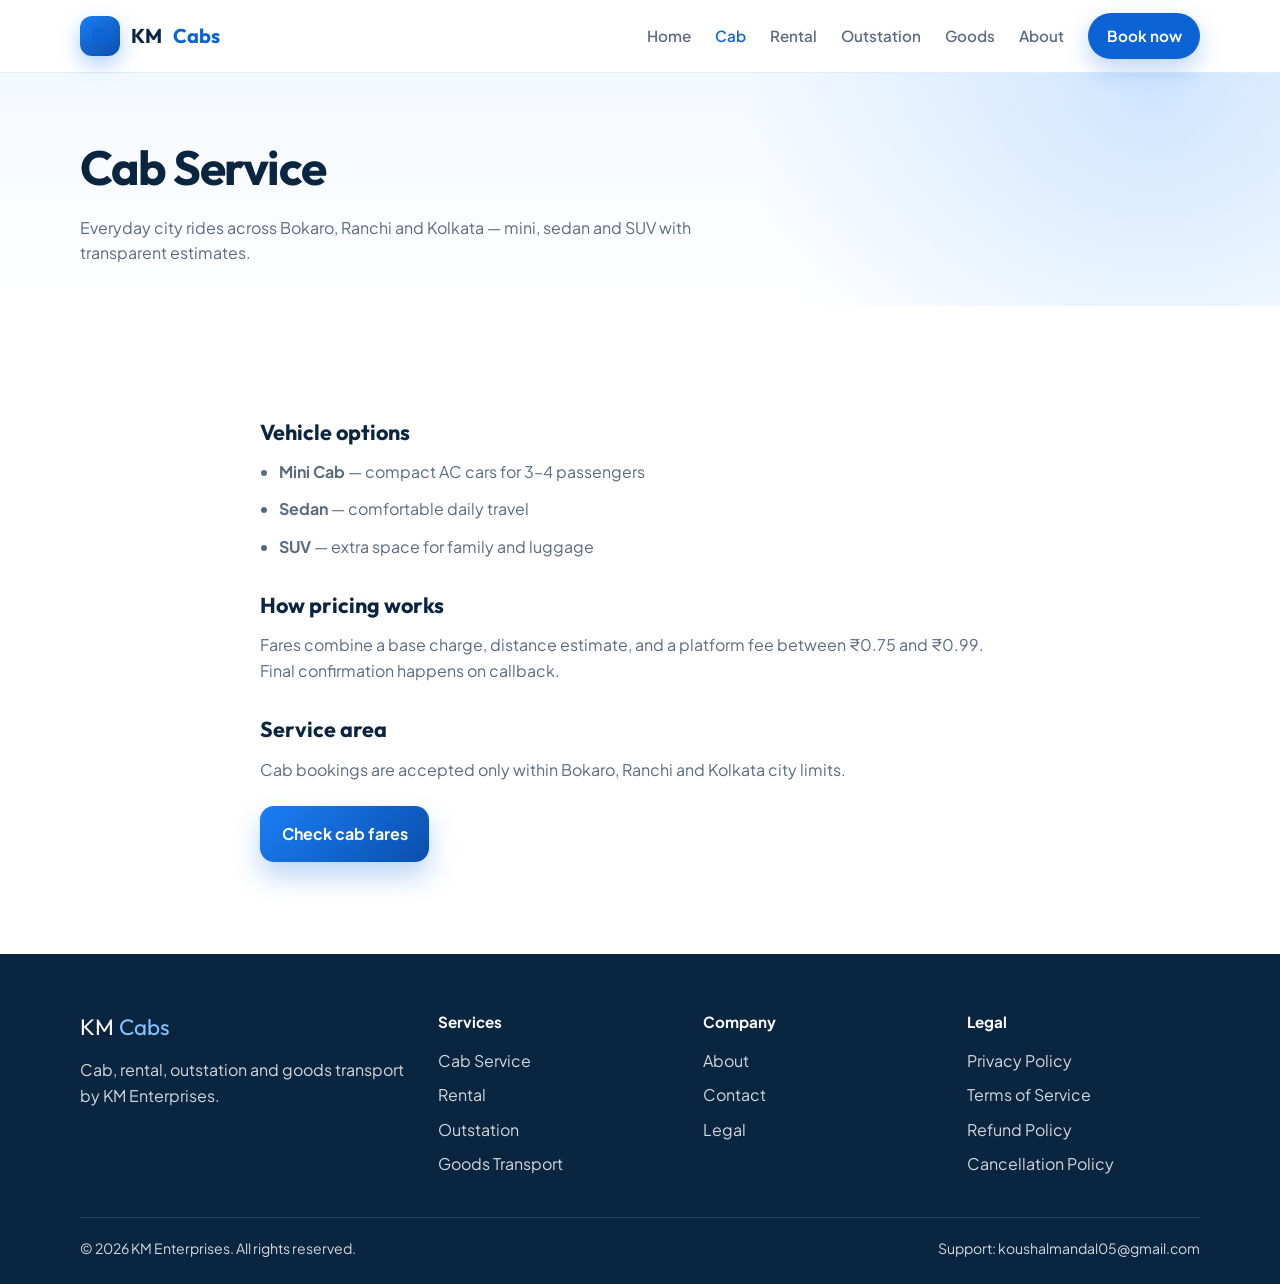
<file: services/cab.html>
<!DOCTYPE html>
<html lang="en">
<head>
  <meta charset="UTF-8" />
  <meta name="viewport" content="width=device-width, initial-scale=1" />
  <title>Cab Service — KM Cabs</title>
  <meta name="description" content="City cab service in Bokaro, Ranchi and Kolkata. Mini, sedan and SUV with clear fares." />
  <link rel="preconnect" href="https://fonts.googleapis.com" />
  <link rel="preconnect" href="https://fonts.gstatic.com" crossorigin />
  <link href="https://fonts.googleapis.com/css2?family=Outfit:wght@500;600;700;800&family=Plus+Jakarta+Sans:wght@400;500;600;700&display=swap" rel="stylesheet" />
  <link rel="stylesheet" href="../css/styles.css" />
  <link rel="icon" href="../assets/favicon.svg" type="image/svg+xml" />
</head>
<body>
  <header class="site-header">
    <div class="container nav">
      <a class="brand" href="../index.html">
        <span class="brand-mark" aria-hidden="true">
          <svg width="22" height="22" viewBox="0 0 24 24" fill="none" stroke="currentColor" stroke-width="2.2"><path d="M4 14h16l-1.4-5.2A3 3 0 0 0 15.7 6H8.3a3 3 0 0 0-2.9 2.8L4 14Z"/><circle cx="7.5" cy="17" r="1.8"/><circle cx="16.5" cy="17" r="1.8"/></svg>
        </span>
        KM <span>Cabs</span>
      </a>
      <button class="menu-toggle" type="button" aria-label="Open menu" aria-expanded="false">☰</button>
      <ul class="nav-links">
        <li><a href="../index.html">Home</a></li>
        <li><a class="active" href="cab.html">Cab</a></li>
        <li><a href="rental.html">Rental</a></li>
        <li><a href="outstation.html">Outstation</a></li>
        <li><a href="goods.html">Goods</a></li>
        <li><a href="../about.html">About</a></li>
        <li><a class="nav-cta" href="../index.html#book">Book now</a></li>
      </ul>
    </div>
  </header>

  <main>
    <section class="page-hero">
      <div class="container">
        <h1>Cab Service</h1>
        <p>Everyday city rides across Bokaro, Ranchi and Kolkata — mini, sedan and SUV with transparent estimates.</p>
      </div>
    </section>
    <section class="section">
      <div class="container content-block">
        <h2>Vehicle options</h2>
        <ul>
          <li><strong>Mini Cab</strong> — compact AC cars for 3–4 passengers</li>
          <li><strong>Sedan</strong> — comfortable daily travel</li>
          <li><strong>SUV</strong> — extra space for family and luggage</li>
        </ul>
        <h2>How pricing works</h2>
        <p>Fares combine a base charge, distance estimate, and a platform fee between ₹0.75 and ₹0.99. Final confirmation happens on callback.</p>
        <h2>Service area</h2>
        <p>Cab bookings are accepted only within Bokaro, Ranchi and Kolkata city limits.</p>
        <p style="margin-top:1.5rem"><a class="btn btn-primary" href="../index.html#book">Check cab fares</a></p>
      </div>
    </section>
  </main>

  <footer class="site-footer">
    <div class="container">
      <div class="footer-grid">
        <div>
          <div class="footer-brand">KM <span>Cabs</span></div>
          <p>Cab, rental, outstation and goods transport by KM Enterprises.</p>
        </div>
        <div>
          <h4>Services</h4>
          <ul>
            <li><a href="cab.html">Cab Service</a></li>
            <li><a href="rental.html">Rental</a></li>
            <li><a href="outstation.html">Outstation</a></li>
            <li><a href="goods.html">Goods Transport</a></li>
          </ul>
        </div>
        <div>
          <h4>Company</h4>
          <ul>
            <li><a href="../about.html">About</a></li>
            <li><a href="../contact.html">Contact</a></li>
            <li><a href="../legal/index.html">Legal</a></li>
          </ul>
        </div>
        <div>
          <h4>Legal</h4>
          <ul>
            <li><a href="../legal/privacy-policy.html">Privacy Policy</a></li>
            <li><a href="../legal/terms-of-service.html">Terms of Service</a></li>
            <li><a href="../legal/refund-policy.html">Refund Policy</a></li>
            <li><a href="../legal/cancellation-policy.html">Cancellation Policy</a></li>
          </ul>
        </div>
      </div>
      <div class="footer-bottom">
        <span>© <span data-year></span> KM Enterprises. All rights reserved.</span>
        <span>Support: koushalmandal05@gmail.com</span>
      </div>
    </div>
  </footer>
  <script src="../js/app.js"></script>
</body>
</html>
</file>
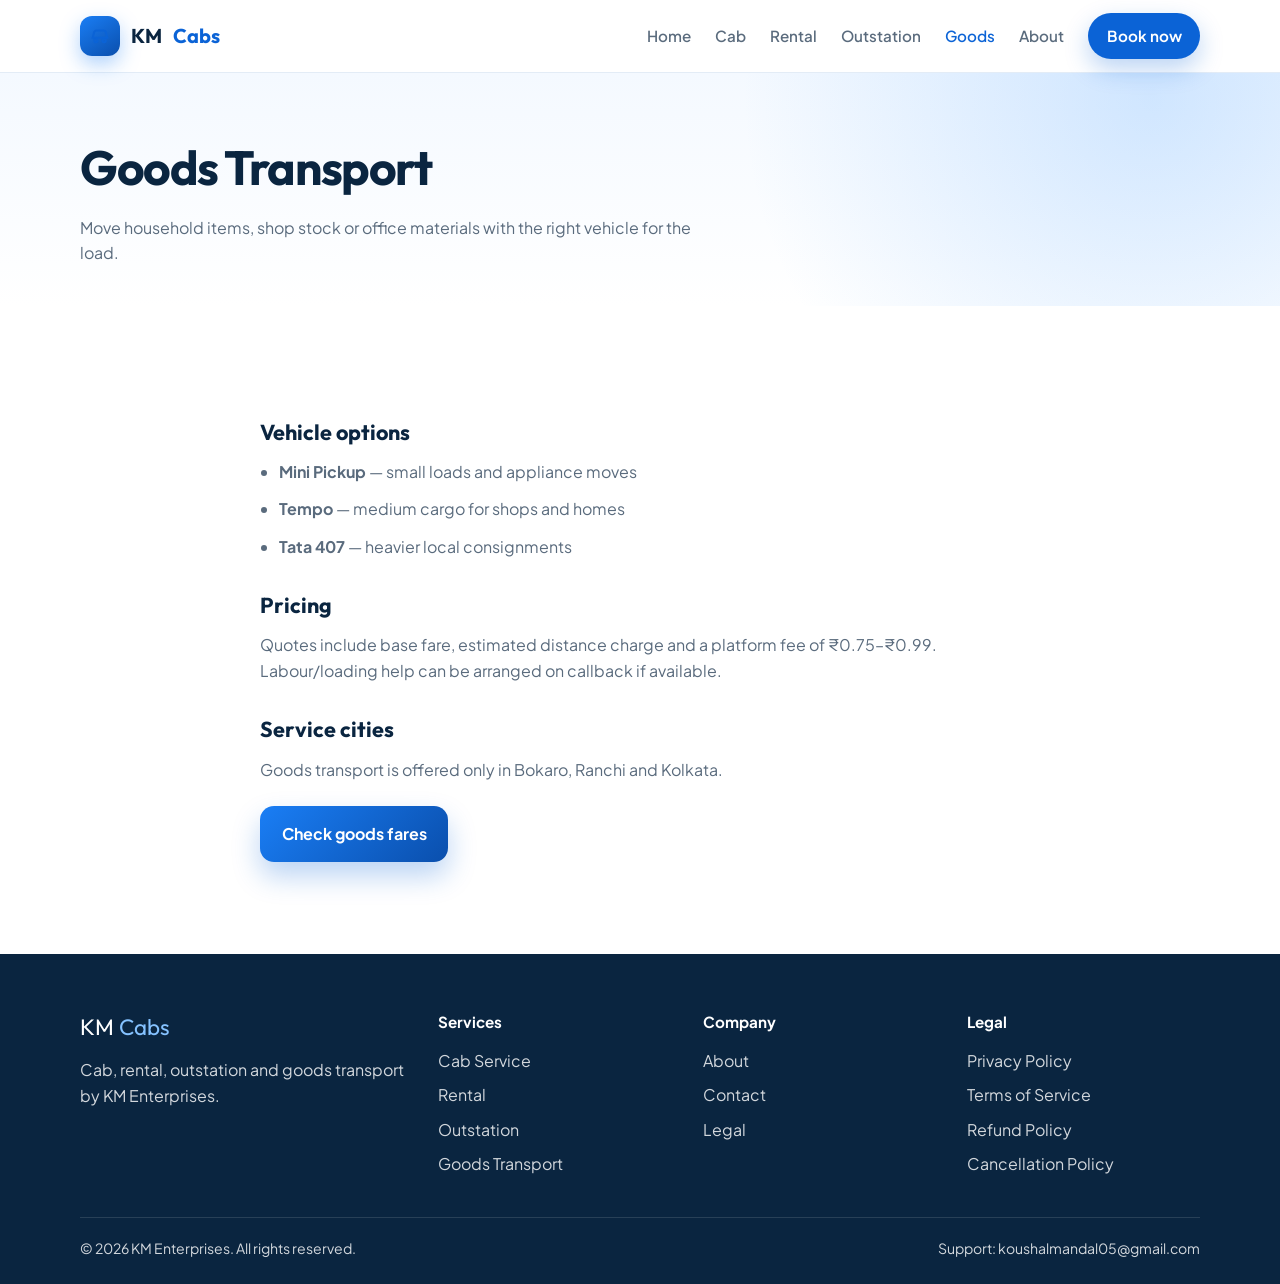
<file: services/goods.html>
<!DOCTYPE html>
<html lang="en">
<head>
  <meta charset="UTF-8" />
  <meta name="viewport" content="width=device-width, initial-scale=1" />
  <title>Goods Transport — KM Cabs</title>
  <meta name="description" content="Local goods transportation in Bokaro, Ranchi and Kolkata with mini pickup, tempo and Tata 407." />
  <link rel="preconnect" href="https://fonts.googleapis.com" />
  <link rel="preconnect" href="https://fonts.gstatic.com" crossorigin />
  <link href="https://fonts.googleapis.com/css2?family=Outfit:wght@500;600;700;800&family=Plus+Jakarta+Sans:wght@400;500;600;700&display=swap" rel="stylesheet" />
  <link rel="stylesheet" href="../css/styles.css" />
  <link rel="icon" href="../assets/favicon.svg" type="image/svg+xml" />
</head>
<body>
  <header class="site-header">
    <div class="container nav">
      <a class="brand" href="../index.html">
        <span class="brand-mark" aria-hidden="true">
          <svg width="22" height="22" viewBox="0 0 24 24" fill="none" stroke="currentColor" stroke-width="2.2"><path d="M4 14h16l-1.4-5.2A3 3 0 0 0 15.7 6H8.3a3 3 0 0 0-2.9 2.8L4 14Z"/><circle cx="7.5" cy="17" r="1.8"/><circle cx="16.5" cy="17" r="1.8"/></svg>
        </span>
        KM <span>Cabs</span>
      </a>
      <button class="menu-toggle" type="button" aria-label="Open menu" aria-expanded="false">☰</button>
      <ul class="nav-links">
        <li><a href="../index.html">Home</a></li>
        <li><a href="cab.html">Cab</a></li>
        <li><a href="rental.html">Rental</a></li>
        <li><a href="outstation.html">Outstation</a></li>
        <li><a class="active" href="goods.html">Goods</a></li>
        <li><a href="../about.html">About</a></li>
        <li><a class="nav-cta" href="../index.html#book">Book now</a></li>
      </ul>
    </div>
  </header>

  <main>
    <section class="page-hero">
      <div class="container">
        <h1>Goods Transport</h1>
        <p>Move household items, shop stock or office materials with the right vehicle for the load.</p>
      </div>
    </section>
    <section class="section">
      <div class="container content-block">
        <h2>Vehicle options</h2>
        <ul>
          <li><strong>Mini Pickup</strong> — small loads and appliance moves</li>
          <li><strong>Tempo</strong> — medium cargo for shops and homes</li>
          <li><strong>Tata 407</strong> — heavier local consignments</li>
        </ul>
        <h2>Pricing</h2>
        <p>Quotes include base fare, estimated distance charge and a platform fee of ₹0.75–₹0.99. Labour/loading help can be arranged on callback if available.</p>
        <h2>Service cities</h2>
        <p>Goods transport is offered only in Bokaro, Ranchi and Kolkata.</p>
        <p style="margin-top:1.5rem"><a class="btn btn-primary" href="../index.html#book">Check goods fares</a></p>
      </div>
    </section>
  </main>

  <footer class="site-footer">
    <div class="container">
      <div class="footer-grid">
        <div>
          <div class="footer-brand">KM <span>Cabs</span></div>
          <p>Cab, rental, outstation and goods transport by KM Enterprises.</p>
        </div>
        <div>
          <h4>Services</h4>
          <ul>
            <li><a href="cab.html">Cab Service</a></li>
            <li><a href="rental.html">Rental</a></li>
            <li><a href="outstation.html">Outstation</a></li>
            <li><a href="goods.html">Goods Transport</a></li>
          </ul>
        </div>
        <div>
          <h4>Company</h4>
          <ul>
            <li><a href="../about.html">About</a></li>
            <li><a href="../contact.html">Contact</a></li>
            <li><a href="../legal/index.html">Legal</a></li>
          </ul>
        </div>
        <div>
          <h4>Legal</h4>
          <ul>
            <li><a href="../legal/privacy-policy.html">Privacy Policy</a></li>
            <li><a href="../legal/terms-of-service.html">Terms of Service</a></li>
            <li><a href="../legal/refund-policy.html">Refund Policy</a></li>
            <li><a href="../legal/cancellation-policy.html">Cancellation Policy</a></li>
          </ul>
        </div>
      </div>
      <div class="footer-bottom">
        <span>© <span data-year></span> KM Enterprises. All rights reserved.</span>
        <span>Support: koushalmandal05@gmail.com</span>
      </div>
    </div>
  </footer>
  <script src="../js/app.js"></script>
</body>
</html>
</file>
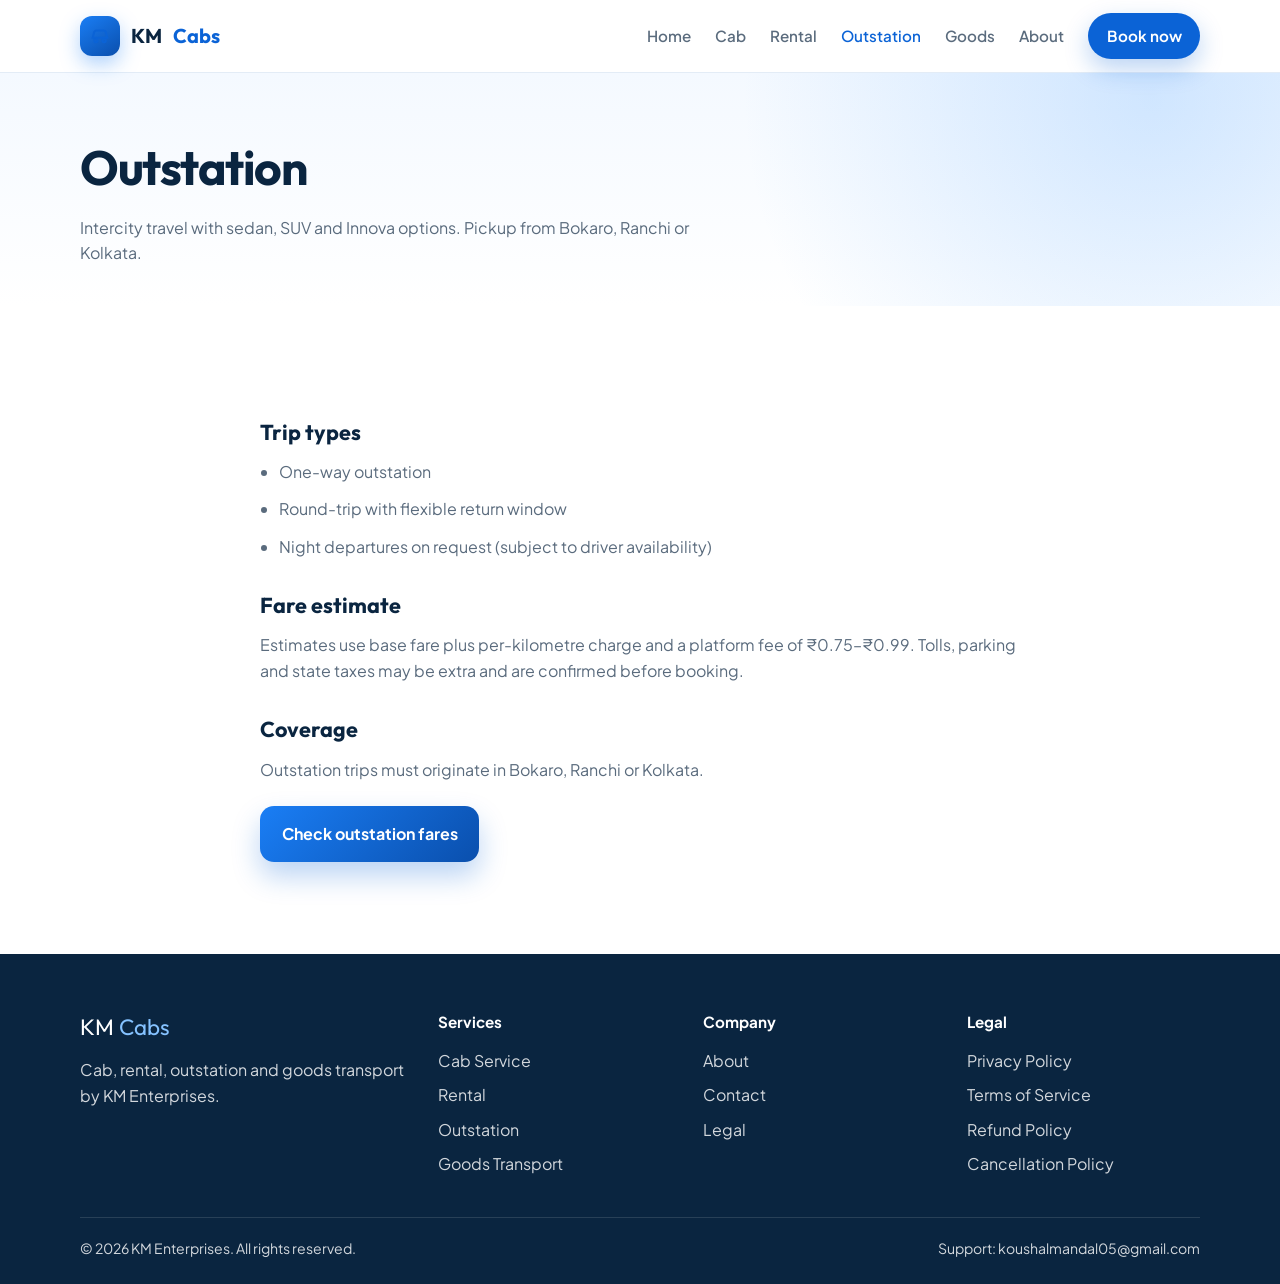
<file: services/outstation.html>
<!DOCTYPE html>
<html lang="en">
<head>
  <meta charset="UTF-8" />
  <meta name="viewport" content="width=device-width, initial-scale=1" />
  <title>Outstation Cabs — KM Cabs</title>
  <meta name="description" content="Outstation cab bookings starting from Bokaro, Ranchi and Kolkata." />
  <link rel="preconnect" href="https://fonts.googleapis.com" />
  <link rel="preconnect" href="https://fonts.gstatic.com" crossorigin />
  <link href="https://fonts.googleapis.com/css2?family=Outfit:wght@500;600;700;800&family=Plus+Jakarta+Sans:wght@400;500;600;700&display=swap" rel="stylesheet" />
  <link rel="stylesheet" href="../css/styles.css" />
  <link rel="icon" href="../assets/favicon.svg" type="image/svg+xml" />
</head>
<body>
  <header class="site-header">
    <div class="container nav">
      <a class="brand" href="../index.html">
        <span class="brand-mark" aria-hidden="true">
          <svg width="22" height="22" viewBox="0 0 24 24" fill="none" stroke="currentColor" stroke-width="2.2"><path d="M4 14h16l-1.4-5.2A3 3 0 0 0 15.7 6H8.3a3 3 0 0 0-2.9 2.8L4 14Z"/><circle cx="7.5" cy="17" r="1.8"/><circle cx="16.5" cy="17" r="1.8"/></svg>
        </span>
        KM <span>Cabs</span>
      </a>
      <button class="menu-toggle" type="button" aria-label="Open menu" aria-expanded="false">☰</button>
      <ul class="nav-links">
        <li><a href="../index.html">Home</a></li>
        <li><a href="cab.html">Cab</a></li>
        <li><a href="rental.html">Rental</a></li>
        <li><a class="active" href="outstation.html">Outstation</a></li>
        <li><a href="goods.html">Goods</a></li>
        <li><a href="../about.html">About</a></li>
        <li><a class="nav-cta" href="../index.html#book">Book now</a></li>
      </ul>
    </div>
  </header>

  <main>
    <section class="page-hero">
      <div class="container">
        <h1>Outstation</h1>
        <p>Intercity travel with sedan, SUV and Innova options. Pickup from Bokaro, Ranchi or Kolkata.</p>
      </div>
    </section>
    <section class="section">
      <div class="container content-block">
        <h2>Trip types</h2>
        <ul>
          <li>One-way outstation</li>
          <li>Round-trip with flexible return window</li>
          <li>Night departures on request (subject to driver availability)</li>
        </ul>
        <h2>Fare estimate</h2>
        <p>Estimates use base fare plus per-kilometre charge and a platform fee of ₹0.75–₹0.99. Tolls, parking and state taxes may be extra and are confirmed before booking.</p>
        <h2>Coverage</h2>
        <p>Outstation trips must originate in Bokaro, Ranchi or Kolkata.</p>
        <p style="margin-top:1.5rem"><a class="btn btn-primary" href="../index.html#book">Check outstation fares</a></p>
      </div>
    </section>
  </main>

  <footer class="site-footer">
    <div class="container">
      <div class="footer-grid">
        <div>
          <div class="footer-brand">KM <span>Cabs</span></div>
          <p>Cab, rental, outstation and goods transport by KM Enterprises.</p>
        </div>
        <div>
          <h4>Services</h4>
          <ul>
            <li><a href="cab.html">Cab Service</a></li>
            <li><a href="rental.html">Rental</a></li>
            <li><a href="outstation.html">Outstation</a></li>
            <li><a href="goods.html">Goods Transport</a></li>
          </ul>
        </div>
        <div>
          <h4>Company</h4>
          <ul>
            <li><a href="../about.html">About</a></li>
            <li><a href="../contact.html">Contact</a></li>
            <li><a href="../legal/index.html">Legal</a></li>
          </ul>
        </div>
        <div>
          <h4>Legal</h4>
          <ul>
            <li><a href="../legal/privacy-policy.html">Privacy Policy</a></li>
            <li><a href="../legal/terms-of-service.html">Terms of Service</a></li>
            <li><a href="../legal/refund-policy.html">Refund Policy</a></li>
            <li><a href="../legal/cancellation-policy.html">Cancellation Policy</a></li>
          </ul>
        </div>
      </div>
      <div class="footer-bottom">
        <span>© <span data-year></span> KM Enterprises. All rights reserved.</span>
        <span>Support: koushalmandal05@gmail.com</span>
      </div>
    </div>
  </footer>
  <script src="../js/app.js"></script>
</body>
</html>
</file>
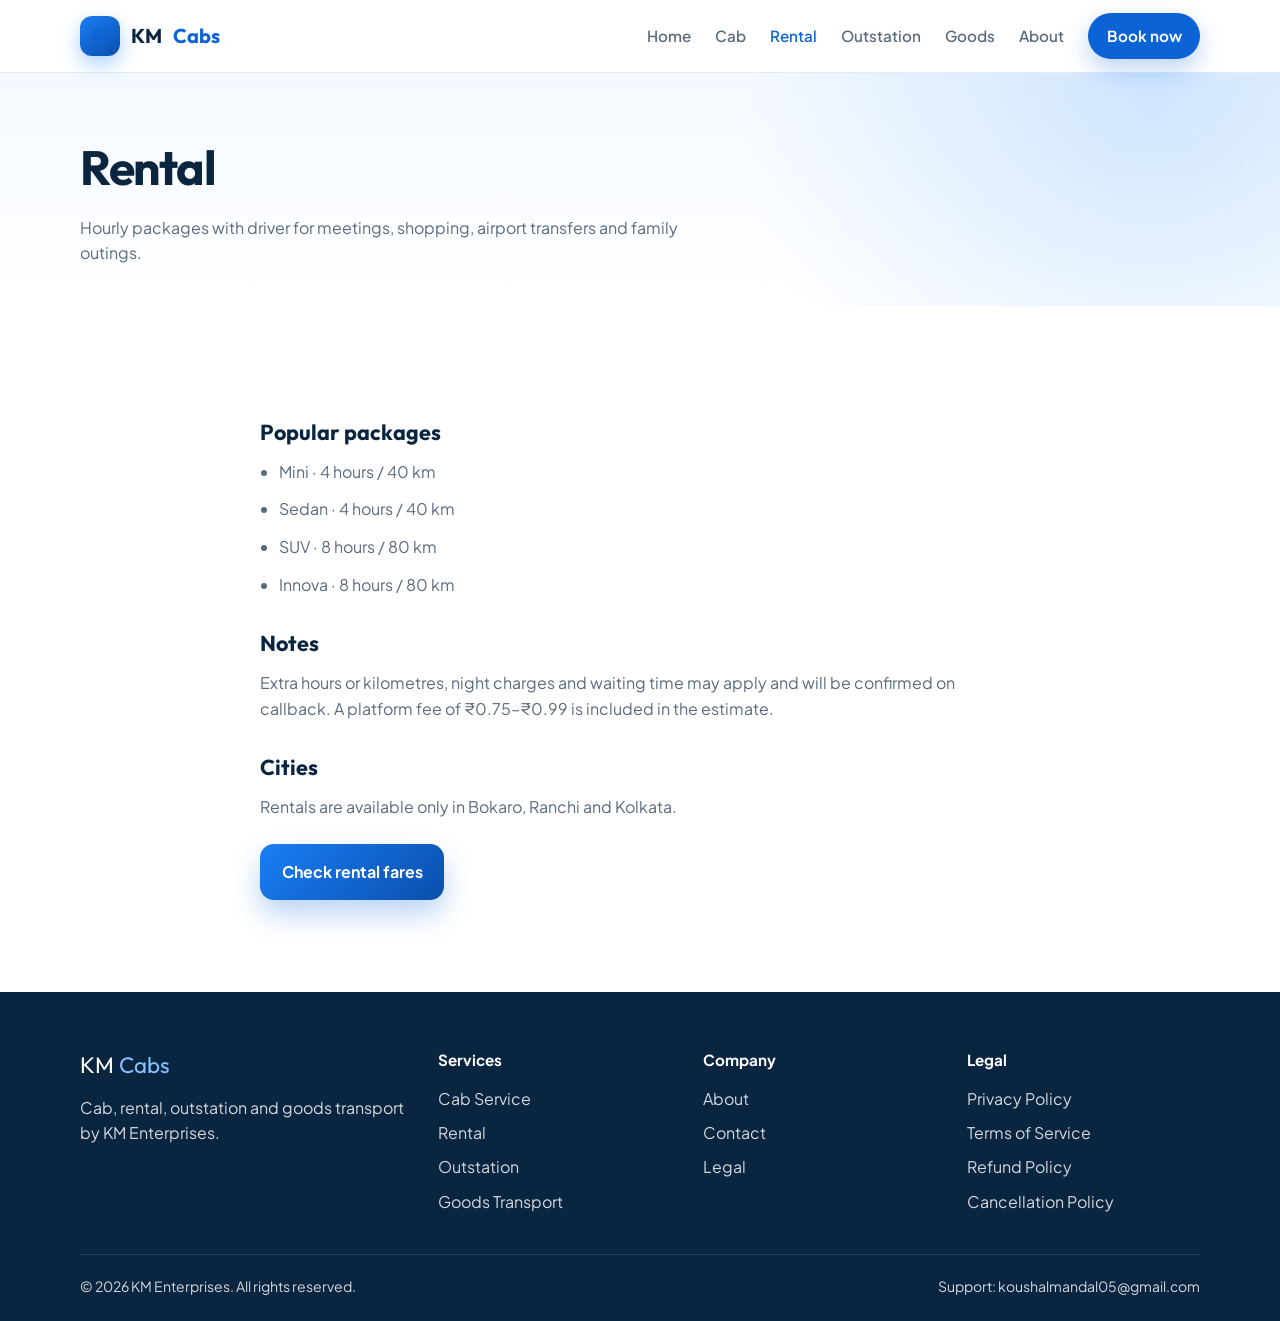
<file: services/rental.html>
<!DOCTYPE html>
<html lang="en">
<head>
  <meta charset="UTF-8" />
  <meta name="viewport" content="width=device-width, initial-scale=1" />
  <title>Car Rental — KM Cabs</title>
  <meta name="description" content="Hourly car rental packages in Bokaro, Ranchi and Kolkata with driver." />
  <link rel="preconnect" href="https://fonts.googleapis.com" />
  <link rel="preconnect" href="https://fonts.gstatic.com" crossorigin />
  <link href="https://fonts.googleapis.com/css2?family=Outfit:wght@500;600;700;800&family=Plus+Jakarta+Sans:wght@400;500;600;700&display=swap" rel="stylesheet" />
  <link rel="stylesheet" href="../css/styles.css" />
  <link rel="icon" href="../assets/favicon.svg" type="image/svg+xml" />
</head>
<body>
  <header class="site-header">
    <div class="container nav">
      <a class="brand" href="../index.html">
        <span class="brand-mark" aria-hidden="true">
          <svg width="22" height="22" viewBox="0 0 24 24" fill="none" stroke="currentColor" stroke-width="2.2"><path d="M4 14h16l-1.4-5.2A3 3 0 0 0 15.7 6H8.3a3 3 0 0 0-2.9 2.8L4 14Z"/><circle cx="7.5" cy="17" r="1.8"/><circle cx="16.5" cy="17" r="1.8"/></svg>
        </span>
        KM <span>Cabs</span>
      </a>
      <button class="menu-toggle" type="button" aria-label="Open menu" aria-expanded="false">☰</button>
      <ul class="nav-links">
        <li><a href="../index.html">Home</a></li>
        <li><a href="cab.html">Cab</a></li>
        <li><a class="active" href="rental.html">Rental</a></li>
        <li><a href="outstation.html">Outstation</a></li>
        <li><a href="goods.html">Goods</a></li>
        <li><a href="../about.html">About</a></li>
        <li><a class="nav-cta" href="../index.html#book">Book now</a></li>
      </ul>
    </div>
  </header>

  <main>
    <section class="page-hero">
      <div class="container">
        <h1>Rental</h1>
        <p>Hourly packages with driver for meetings, shopping, airport transfers and family outings.</p>
      </div>
    </section>
    <section class="section">
      <div class="container content-block">
        <h2>Popular packages</h2>
        <ul>
          <li>Mini · 4 hours / 40 km</li>
          <li>Sedan · 4 hours / 40 km</li>
          <li>SUV · 8 hours / 80 km</li>
          <li>Innova · 8 hours / 80 km</li>
        </ul>
        <h2>Notes</h2>
        <p>Extra hours or kilometres, night charges and waiting time may apply and will be confirmed on callback. A platform fee of ₹0.75–₹0.99 is included in the estimate.</p>
        <h2>Cities</h2>
        <p>Rentals are available only in Bokaro, Ranchi and Kolkata.</p>
        <p style="margin-top:1.5rem"><a class="btn btn-primary" href="../index.html#book">Check rental fares</a></p>
      </div>
    </section>
  </main>

  <footer class="site-footer">
    <div class="container">
      <div class="footer-grid">
        <div>
          <div class="footer-brand">KM <span>Cabs</span></div>
          <p>Cab, rental, outstation and goods transport by KM Enterprises.</p>
        </div>
        <div>
          <h4>Services</h4>
          <ul>
            <li><a href="cab.html">Cab Service</a></li>
            <li><a href="rental.html">Rental</a></li>
            <li><a href="outstation.html">Outstation</a></li>
            <li><a href="goods.html">Goods Transport</a></li>
          </ul>
        </div>
        <div>
          <h4>Company</h4>
          <ul>
            <li><a href="../about.html">About</a></li>
            <li><a href="../contact.html">Contact</a></li>
            <li><a href="../legal/index.html">Legal</a></li>
          </ul>
        </div>
        <div>
          <h4>Legal</h4>
          <ul>
            <li><a href="../legal/privacy-policy.html">Privacy Policy</a></li>
            <li><a href="../legal/terms-of-service.html">Terms of Service</a></li>
            <li><a href="../legal/refund-policy.html">Refund Policy</a></li>
            <li><a href="../legal/cancellation-policy.html">Cancellation Policy</a></li>
          </ul>
        </div>
      </div>
      <div class="footer-bottom">
        <span>© <span data-year></span> KM Enterprises. All rights reserved.</span>
        <span>Support: koushalmandal05@gmail.com</span>
      </div>
    </div>
  </footer>
  <script src="../js/app.js"></script>
</body>
</html>
</file>
<file: css/styles.css>
/* KM Cabs — White & Blue design system */
:root {
  --blue-50: #eef6ff;
  --blue-100: #d9ecff;
  --blue-200: #b8dbff;
  --blue-300: #85c2ff;
  --blue-400: #4a9fff;
  --blue-500: #1a7ef5;
  --blue-600: #0b63d6;
  --blue-700: #0a4fad;
  --blue-800: #0d428c;
  --blue-900: #103974;
  --navy: #0a2540;
  --ink: #122033;
  --muted: #5a6b7d;
  --line: #d7e4f2;
  --white: #ffffff;
  --soft: #f5f9fd;
  --success: #0f8a4b;
  --danger: #c62828;
  --shadow: 0 18px 50px rgba(10, 80, 160, 0.12);
  --radius: 18px;
  --font-display: "Outfit", sans-serif;
  --font-body: "Plus Jakarta Sans", sans-serif;
  --max: 1120px;
}

*,
*::before,
*::after {
  box-sizing: border-box;
  margin: 0;
  padding: 0;
}

html {
  scroll-behavior: smooth;
}

body {
  font-family: var(--font-body);
  color: var(--ink);
  background: var(--white);
  line-height: 1.6;
  min-height: 100vh;
}

img {
  max-width: 100%;
  display: block;
}

a {
  color: inherit;
  text-decoration: none;
}

button,
input,
select,
textarea {
  font: inherit;
}

.container {
  width: min(100% - 2rem, var(--max));
  margin-inline: auto;
}

/* Header */
.site-header {
  position: sticky;
  top: 0;
  z-index: 50;
  background: rgba(255, 255, 255, 0.92);
  backdrop-filter: blur(14px);
  border-bottom: 1px solid rgba(215, 228, 242, 0.7);
}

.nav {
  display: flex;
  align-items: center;
  justify-content: space-between;
  gap: 1rem;
  min-height: 72px;
}

.brand {
  display: flex;
  align-items: center;
  gap: 0.7rem;
  font-family: var(--font-display);
  font-weight: 700;
  font-size: 1.25rem;
  color: var(--navy);
}

.brand-mark {
  width: 40px;
  height: 40px;
  border-radius: 12px;
  background: linear-gradient(145deg, var(--blue-500), var(--blue-700));
  display: grid;
  place-items: center;
  color: white;
  box-shadow: 0 8px 20px rgba(26, 126, 245, 0.35);
}

.brand span {
  color: var(--blue-600);
}

.nav-links {
  display: flex;
  align-items: center;
  gap: 1.5rem;
  list-style: none;
  color: var(--muted);
  font-weight: 560;
  font-size: 0.95rem;
}

.nav-links a:hover,
.nav-links a.active {
  color: var(--blue-600);
}

.nav-cta {
  display: inline-flex;
  align-items: center;
  justify-content: center;
  padding: 0.7rem 1.15rem;
  border-radius: 999px;
  background: var(--blue-600);
  color: white !important;
  font-weight: 650;
  box-shadow: 0 10px 24px rgba(11, 99, 214, 0.28);
  transition: transform 0.2s ease, background 0.2s ease;
}

.nav-cta:hover {
  background: var(--blue-700);
  transform: translateY(-1px);
}

.menu-toggle {
  display: none;
  border: 0;
  background: var(--blue-50);
  color: var(--blue-700);
  width: 44px;
  height: 44px;
  border-radius: 12px;
  cursor: pointer;
}

/* Buttons */
.btn {
  display: inline-flex;
  align-items: center;
  justify-content: center;
  gap: 0.5rem;
  border: 0;
  cursor: pointer;
  border-radius: 14px;
  padding: 0.95rem 1.35rem;
  font-weight: 700;
  transition: transform 0.2s ease, box-shadow 0.2s ease, background 0.2s ease;
}

.btn:hover {
  transform: translateY(-1px);
}

.btn-primary {
  background: linear-gradient(135deg, var(--blue-500), var(--blue-700));
  color: white;
  box-shadow: 0 14px 28px rgba(11, 99, 214, 0.28);
}

.btn-primary:hover {
  box-shadow: 0 18px 34px rgba(11, 99, 214, 0.34);
}

.btn-secondary {
  background: white;
  color: var(--blue-700);
  border: 1.5px solid var(--blue-200);
}

.btn-ghost {
  background: transparent;
  color: var(--blue-700);
}

.btn-block {
  width: 100%;
}

/* Hero */
.hero {
  position: relative;
  overflow: hidden;
  min-height: calc(100vh - 72px);
  background:
    radial-gradient(circle at 85% 15%, rgba(74, 159, 255, 0.28), transparent 40%),
    radial-gradient(circle at 10% 80%, rgba(26, 126, 245, 0.16), transparent 35%),
    linear-gradient(180deg, #f7fbff 0%, #eef6ff 48%, #ffffff 100%);
}

.hero::before {
  content: "";
  position: absolute;
  inset: 0;
  background-image:
    linear-gradient(rgba(255, 255, 255, 0.55), rgba(255, 255, 255, 0.55)),
    url("data:image/svg+xml,%3Csvg width='60' height='60' viewBox='0 0 60 60' xmlns='http://www.w3.org/2000/svg'%3E%3Cg fill='none' fill-rule='evenodd'%3E%3Cg fill='%231a7ef5' fill-opacity='0.05'%3E%3Cpath d='M36 34v-4h-2v4h-4v2h4v4h2v-4h4v-2h-4zm0-30V0h-2v4h-4v2h4v4h2V6h4V4h-4zM6 34v-4H4v4H0v2h4v4h2v-4h4v-2H6zM6 4V0H4v4H0v2h4v4h2V6h4V4H6z'/%3E%3C/g%3E%3C/g%3E%3C/svg%3E");
  pointer-events: none;
}

.hero-grid {
  position: relative;
  display: grid;
  grid-template-columns: 1.05fr 0.95fr;
  gap: 3rem;
  align-items: center;
  padding: 4.5rem 0 5rem;
}

.hero-copy {
  animation: rise 0.7s ease both;
}

.hero-kicker {
  display: inline-flex;
  align-items: center;
  gap: 0.45rem;
  color: var(--blue-700);
  font-weight: 700;
  font-size: 0.92rem;
  margin-bottom: 1rem;
}

.hero-brand {
  font-family: var(--font-display);
  font-size: clamp(3rem, 7vw, 5.2rem);
  line-height: 0.95;
  letter-spacing: -0.04em;
  color: var(--navy);
  margin-bottom: 1rem;
}

.hero-brand em {
  font-style: normal;
  color: var(--blue-600);
}

.hero-text {
  max-width: 34rem;
  color: var(--muted);
  font-size: 1.08rem;
  margin-bottom: 1.75rem;
}

.hero-cities {
  display: flex;
  flex-wrap: wrap;
  gap: 0.65rem;
}

.city-chip {
  padding: 0.45rem 0.85rem;
  border-radius: 999px;
  background: white;
  border: 1px solid var(--line);
  color: var(--blue-800);
  font-size: 0.88rem;
  font-weight: 650;
}

.booking-card {
  background: rgba(255, 255, 255, 0.88);
  border: 1px solid rgba(215, 228, 242, 0.95);
  border-radius: 28px;
  padding: 1.4rem;
  box-shadow: var(--shadow);
  backdrop-filter: blur(10px);
  animation: rise 0.8s ease 0.1s both;
}

.booking-tabs {
  display: grid;
  grid-template-columns: repeat(4, 1fr);
  gap: 0.45rem;
  margin-bottom: 1.15rem;
}

.booking-tab {
  border: 0;
  background: var(--soft);
  color: var(--muted);
  border-radius: 14px;
  padding: 0.75rem 0.35rem;
  cursor: pointer;
  font-size: 0.78rem;
  font-weight: 700;
  transition: 0.2s ease;
}

.booking-tab.active {
  background: var(--blue-600);
  color: white;
  box-shadow: 0 10px 20px rgba(11, 99, 214, 0.25);
}

.field {
  display: grid;
  gap: 0.4rem;
  margin-bottom: 0.9rem;
}

.field label {
  font-size: 0.82rem;
  font-weight: 700;
  color: var(--navy);
}

.field input,
.field select,
.field textarea {
  width: 100%;
  border: 1.5px solid var(--line);
  background: white;
  border-radius: 14px;
  padding: 0.9rem 1rem;
  color: var(--ink);
  outline: none;
  transition: border-color 0.2s ease, box-shadow 0.2s ease;
}

.field input:focus,
.field select:focus,
.field textarea:focus {
  border-color: var(--blue-400);
  box-shadow: 0 0 0 4px rgba(26, 126, 245, 0.12);
}

.route-swap {
  display: flex;
  justify-content: center;
  margin: -0.2rem 0 0.7rem;
}

.icon-btn {
  width: 40px;
  height: 40px;
  border-radius: 50%;
  border: 1.5px solid var(--line);
  background: white;
  color: var(--blue-600);
  cursor: pointer;
  display: grid;
  place-items: center;
}

.form-hint {
  color: var(--muted);
  font-size: 0.82rem;
  margin-top: 0.75rem;
  text-align: center;
}

.error-text {
  color: var(--danger);
  font-size: 0.85rem;
  margin-top: 0.65rem;
  display: none;
}

.error-text.show {
  display: block;
}

/* Sections */
.section {
  padding: 5rem 0;
}

.section-alt {
  background:
    linear-gradient(180deg, #ffffff 0%, #f4f9ff 100%);
}

.section-head {
  max-width: 40rem;
  margin-bottom: 2.4rem;
}

.section-head h2 {
  font-family: var(--font-display);
  font-size: clamp(1.8rem, 4vw, 2.6rem);
  letter-spacing: -0.03em;
  color: var(--navy);
  margin-bottom: 0.55rem;
}

.section-head p {
  color: var(--muted);
}

.services-grid,
.features-grid,
.cities-grid,
.legal-grid {
  display: grid;
  gap: 1.25rem;
}

.services-grid {
  grid-template-columns: repeat(4, 1fr);
}

.service-tile {
  display: block;
  padding: 1.4rem;
  border-radius: 22px;
  background: white;
  border: 1px solid var(--line);
  transition: transform 0.25s ease, box-shadow 0.25s ease, border-color 0.25s ease;
}

.service-tile:hover {
  transform: translateY(-4px);
  border-color: var(--blue-200);
  box-shadow: var(--shadow);
}

.service-icon {
  width: 58px;
  height: 58px;
  border-radius: 16px;
  display: grid;
  place-items: center;
  background: linear-gradient(145deg, var(--blue-50), var(--blue-100));
  color: var(--blue-700);
  margin-bottom: 1rem;
}

.service-tile h3 {
  font-family: var(--font-display);
  font-size: 1.2rem;
  margin-bottom: 0.35rem;
  color: var(--navy);
}

.service-tile p {
  color: var(--muted);
  font-size: 0.94rem;
}

.features-grid {
  grid-template-columns: repeat(3, 1fr);
}

.feature {
  padding: 0.4rem 0.2rem;
}

.feature h3 {
  font-family: var(--font-display);
  font-size: 1.25rem;
  margin: 0.8rem 0 0.4rem;
  color: var(--navy);
}

.feature p {
  color: var(--muted);
}

.cities-grid {
  grid-template-columns: repeat(3, 1fr);
}

.city-panel {
  position: relative;
  overflow: hidden;
  min-height: 220px;
  border-radius: 24px;
  padding: 1.5rem;
  color: white;
  display: flex;
  flex-direction: column;
  justify-content: flex-end;
  isolation: isolate;
}

.city-panel::before {
  content: "";
  position: absolute;
  inset: 0;
  z-index: -1;
  background:
    linear-gradient(180deg, rgba(10, 37, 64, 0.15), rgba(10, 37, 64, 0.82)),
    var(--city-bg);
  background-size: cover;
  background-position: center;
  transition: transform 0.5s ease;
}

.city-panel:hover::before {
  transform: scale(1.05);
}

.city-panel h3 {
  font-family: var(--font-display);
  font-size: 1.6rem;
}

.city-bokaro { --city-bg: linear-gradient(135deg, #1a7ef5, #0a4fad); }
.city-ranchi { --city-bg: linear-gradient(135deg, #3d9bff, #0d428c); }
.city-kolkata { --city-bg: linear-gradient(135deg, #5aa8ff, #103974); }

.how-steps {
  display: grid;
  grid-template-columns: repeat(3, 1fr);
  gap: 1.25rem;
  counter-reset: step;
}

.how-step {
  position: relative;
  padding: 1.5rem;
  border-radius: 22px;
  background: white;
  border: 1px solid var(--line);
}

.how-step::before {
  counter-increment: step;
  content: counter(step);
  display: grid;
  place-items: center;
  width: 36px;
  height: 36px;
  border-radius: 50%;
  background: var(--blue-600);
  color: white;
  font-weight: 800;
  margin-bottom: 0.9rem;
}

.how-step h3 {
  font-family: var(--font-display);
  margin-bottom: 0.35rem;
  color: var(--navy);
}

.how-step p {
  color: var(--muted);
  font-size: 0.95rem;
}

/* Fare screen */
.fare-overlay {
  position: fixed;
  inset: 0;
  z-index: 100;
  background: rgba(10, 37, 64, 0.45);
  display: none;
  align-items: flex-end;
  justify-content: center;
  padding: 1rem;
}

.fare-overlay.open {
  display: flex;
  animation: fade 0.2s ease;
}

.fare-sheet {
  width: min(100%, 560px);
  max-height: min(92vh, 820px);
  overflow: auto;
  background: white;
  border-radius: 28px 28px 22px 22px;
  box-shadow: 0 30px 80px rgba(10, 37, 64, 0.3);
  animation: sheet-up 0.28s ease;
}

.fare-header {
  position: sticky;
  top: 0;
  background: white;
  padding: 1.2rem 1.3rem 1rem;
  border-bottom: 1px solid var(--line);
  display: flex;
  justify-content: space-between;
  gap: 1rem;
  align-items: flex-start;
}

.fare-header h2 {
  font-family: var(--font-display);
  font-size: 1.35rem;
  color: var(--navy);
}

.fare-route {
  color: var(--muted);
  font-size: 0.9rem;
  margin-top: 0.25rem;
}

.close-btn {
  border: 0;
  background: var(--soft);
  width: 38px;
  height: 38px;
  border-radius: 50%;
  cursor: pointer;
  color: var(--navy);
  font-size: 1.2rem;
}

.fare-body {
  padding: 1rem 1.3rem 1.4rem;
}

.fare-meta {
  display: flex;
  flex-wrap: wrap;
  gap: 0.55rem;
  margin-bottom: 1rem;
}

.meta-pill {
  background: var(--blue-50);
  color: var(--blue-800);
  border-radius: 999px;
  padding: 0.35rem 0.75rem;
  font-size: 0.8rem;
  font-weight: 700;
}

.vehicle-list {
  display: grid;
  gap: 0.75rem;
}

.vehicle-card {
  display: grid;
  grid-template-columns: 56px 1fr auto;
  gap: 0.85rem;
  align-items: center;
  padding: 0.95rem;
  border: 1.5px solid var(--line);
  border-radius: 18px;
  cursor: pointer;
  transition: 0.2s ease;
}

.vehicle-card:hover,
.vehicle-card.selected {
  border-color: var(--blue-400);
  background: var(--blue-50);
}

.vehicle-icon {
  width: 56px;
  height: 56px;
  border-radius: 14px;
  background: white;
  display: grid;
  place-items: center;
  color: var(--blue-700);
  border: 1px solid var(--line);
}

.vehicle-info h3 {
  font-size: 1rem;
  color: var(--navy);
}

.vehicle-info p {
  color: var(--muted);
  font-size: 0.82rem;
}

.vehicle-price {
  text-align: right;
}

.vehicle-price strong {
  display: block;
  font-size: 1.15rem;
  color: var(--navy);
}

.vehicle-price span {
  font-size: 0.75rem;
  color: var(--muted);
}

.fare-breakdown {
  margin-top: 1rem;
  padding: 1rem;
  border-radius: 16px;
  background: var(--soft);
  display: none;
}

.fare-breakdown.show {
  display: block;
}

.fare-row {
  display: flex;
  justify-content: space-between;
  gap: 1rem;
  padding: 0.35rem 0;
  color: var(--muted);
  font-size: 0.92rem;
}

.fare-row.total {
  margin-top: 0.35rem;
  padding-top: 0.65rem;
  border-top: 1px dashed var(--line);
  color: var(--navy);
  font-weight: 800;
}

.callback-panel {
  margin-top: 1rem;
  padding-top: 1rem;
  border-top: 1px solid var(--line);
}

.callback-panel h3 {
  font-family: var(--font-display);
  margin-bottom: 0.35rem;
  color: var(--navy);
}

.callback-panel > p {
  color: var(--muted);
  font-size: 0.9rem;
  margin-bottom: 0.9rem;
}

.form-status {
  margin-top: 0.75rem;
  font-size: 0.9rem;
  display: none;
}

.form-status.show {
  display: block;
}

.form-status.ok {
  color: var(--success);
}

.form-status.err {
  color: var(--danger);
}

/* Inner pages */
.page-hero {
  padding: 3.5rem 0 2.5rem;
  background:
    radial-gradient(circle at 90% 10%, rgba(74, 159, 255, 0.22), transparent 35%),
    linear-gradient(180deg, #f4f9ff, #ffffff);
}

.page-hero h1 {
  font-family: var(--font-display);
  font-size: clamp(2rem, 5vw, 3rem);
  letter-spacing: -0.03em;
  color: var(--navy);
  margin-bottom: 0.55rem;
}

.page-hero p {
  max-width: 40rem;
  color: var(--muted);
}

.content-block {
  max-width: 760px;
}

.content-block h2 {
  font-family: var(--font-display);
  color: var(--navy);
  margin: 1.8rem 0 0.6rem;
  font-size: 1.35rem;
}

.content-block p,
.content-block li {
  color: var(--muted);
  margin-bottom: 0.75rem;
}

.content-block ul {
  padding-left: 1.2rem;
  margin-bottom: 1rem;
}

.legal-grid {
  grid-template-columns: repeat(2, 1fr);
}

.legal-link {
  display: block;
  padding: 1.2rem 1.3rem;
  border-radius: 18px;
  border: 1px solid var(--line);
  background: white;
  transition: 0.2s ease;
}

.legal-link:hover {
  border-color: var(--blue-300);
  box-shadow: var(--shadow);
}

.legal-link h3 {
  font-family: var(--font-display);
  color: var(--navy);
  margin-bottom: 0.25rem;
}

.legal-link p {
  color: var(--muted);
  font-size: 0.92rem;
}

/* Footer */
.site-footer {
  background: var(--navy);
  color: rgba(255, 255, 255, 0.82);
  padding: 3.5rem 0 1.5rem;
}

.footer-grid {
  display: grid;
  grid-template-columns: 1.4fr 1fr 1fr 1fr;
  gap: 2rem;
  margin-bottom: 2.5rem;
}

.footer-brand {
  font-family: var(--font-display);
  font-size: 1.4rem;
  color: white;
  margin-bottom: 0.7rem;
}

.footer-brand span {
  color: var(--blue-300);
}

.site-footer h4 {
  color: white;
  margin-bottom: 0.85rem;
  font-size: 0.95rem;
}

.site-footer ul {
  list-style: none;
  display: grid;
  gap: 0.55rem;
}

.site-footer a:hover {
  color: white;
}

.footer-bottom {
  border-top: 1px solid rgba(255, 255, 255, 0.12);
  padding-top: 1.2rem;
  display: flex;
  justify-content: space-between;
  gap: 1rem;
  flex-wrap: wrap;
  font-size: 0.88rem;
}

/* Animations */
@keyframes rise {
  from {
    opacity: 0;
    transform: translateY(18px);
  }
  to {
    opacity: 1;
    transform: translateY(0);
  }
}

@keyframes fade {
  from { opacity: 0; }
  to { opacity: 1; }
}

@keyframes sheet-up {
  from {
    opacity: 0;
    transform: translateY(28px);
  }
  to {
    opacity: 1;
    transform: translateY(0);
  }
}

.reveal {
  opacity: 0;
  transform: translateY(16px);
  transition: opacity 0.55s ease, transform 0.55s ease;
}

.reveal.visible {
  opacity: 1;
  transform: translateY(0);
}

.contact-layout {
  display: grid;
  gap: 2rem;
  grid-template-columns: 1.1fr 0.9fr;
  align-items: start;
}

/* Responsive */
@media (max-width: 960px) {
  .contact-layout {
    grid-template-columns: 1fr;
  }

  .hero-grid,
  .services-grid,
  .features-grid,
  .cities-grid,
  .how-steps,
  .footer-grid,
  .legal-grid {
    grid-template-columns: 1fr 1fr;
  }

  .hero-grid {
    gap: 2rem;
    padding-top: 3rem;
  }
}

@media (max-width: 760px) {
  .menu-toggle {
    display: grid;
    place-items: center;
  }

  .nav-links {
    position: absolute;
    top: 72px;
    left: 0;
    right: 0;
    background: white;
    border-bottom: 1px solid var(--line);
    flex-direction: column;
    align-items: stretch;
    padding: 1rem;
    display: none;
  }

  .nav-links.open {
    display: flex;
  }

  .nav-cta {
    text-align: center;
  }

  .hero-grid,
  .services-grid,
  .features-grid,
  .cities-grid,
  .how-steps,
  .footer-grid,
  .legal-grid,
  .booking-tabs {
    grid-template-columns: 1fr;
  }

  .booking-tabs {
    grid-template-columns: 1fr 1fr;
  }

  .vehicle-card {
    grid-template-columns: 48px 1fr;
  }

  .vehicle-price {
    grid-column: 2;
    text-align: left;
  }
}
</file>
